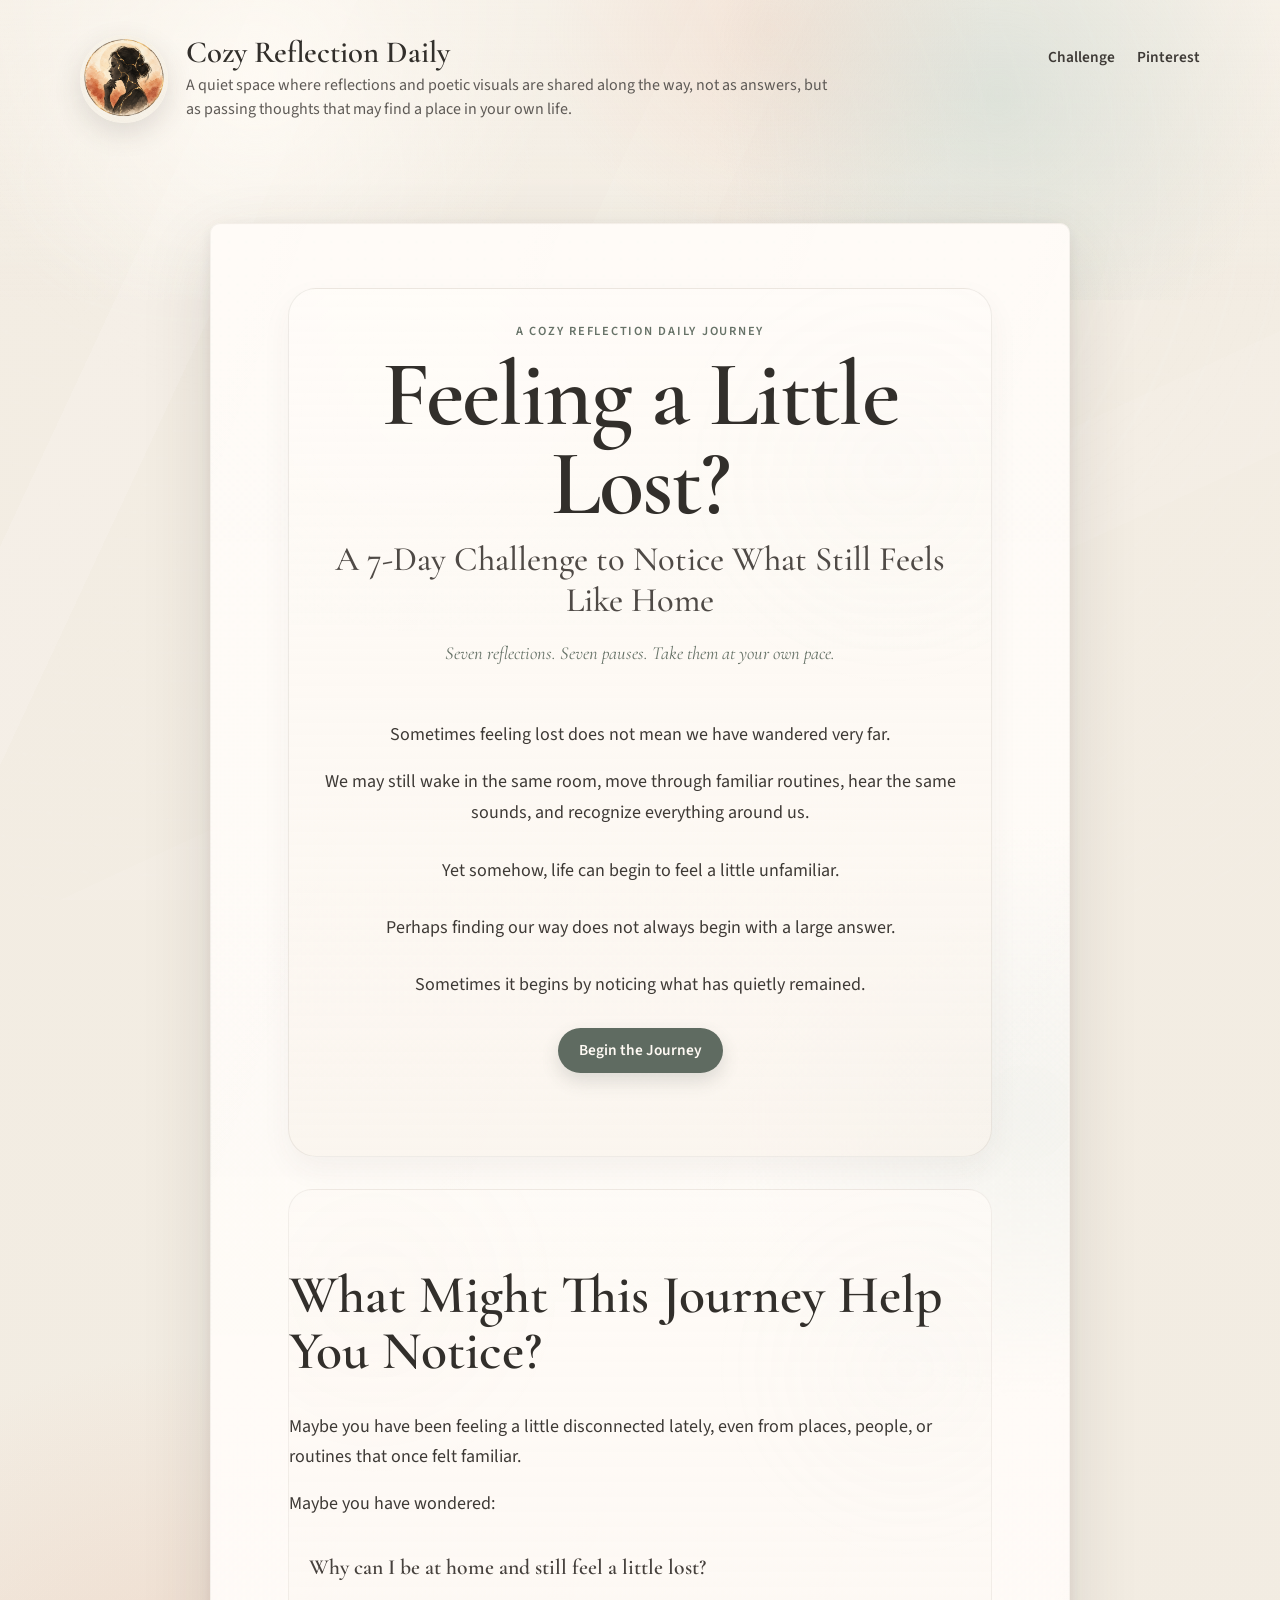
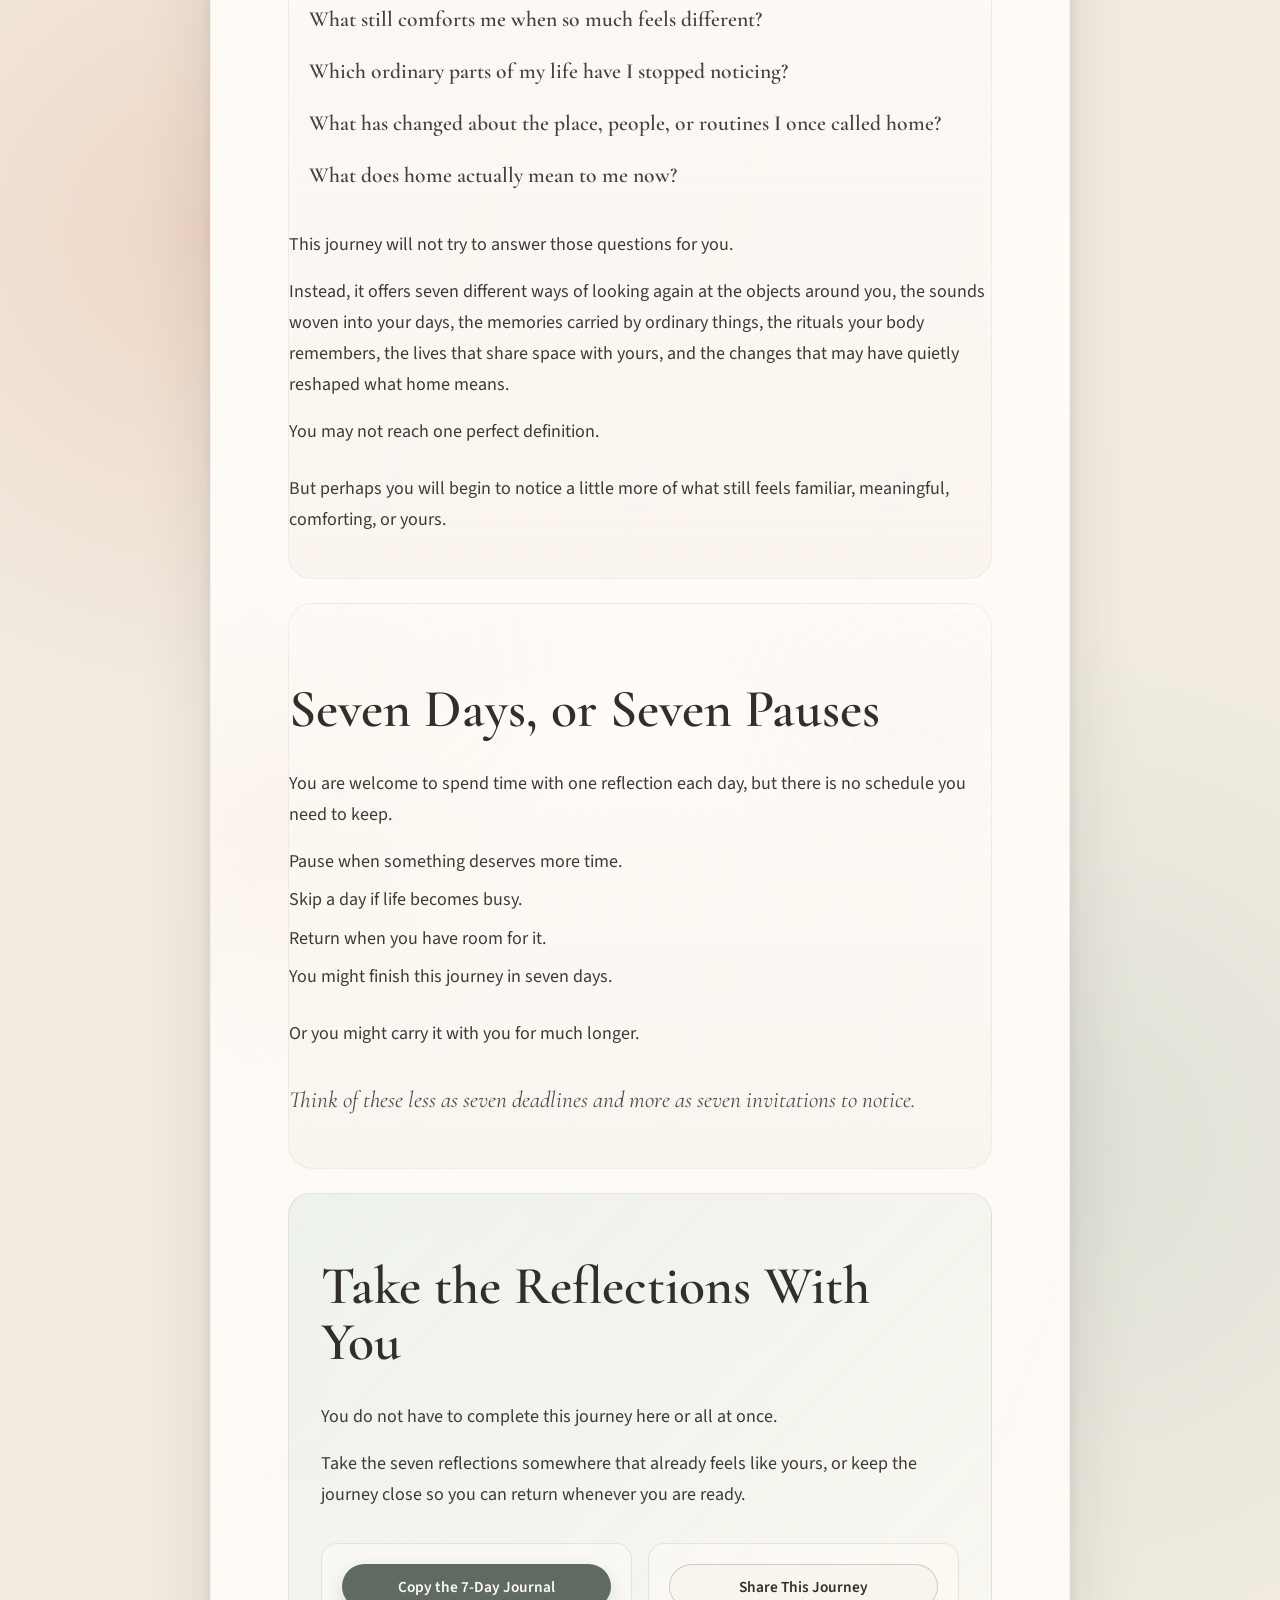
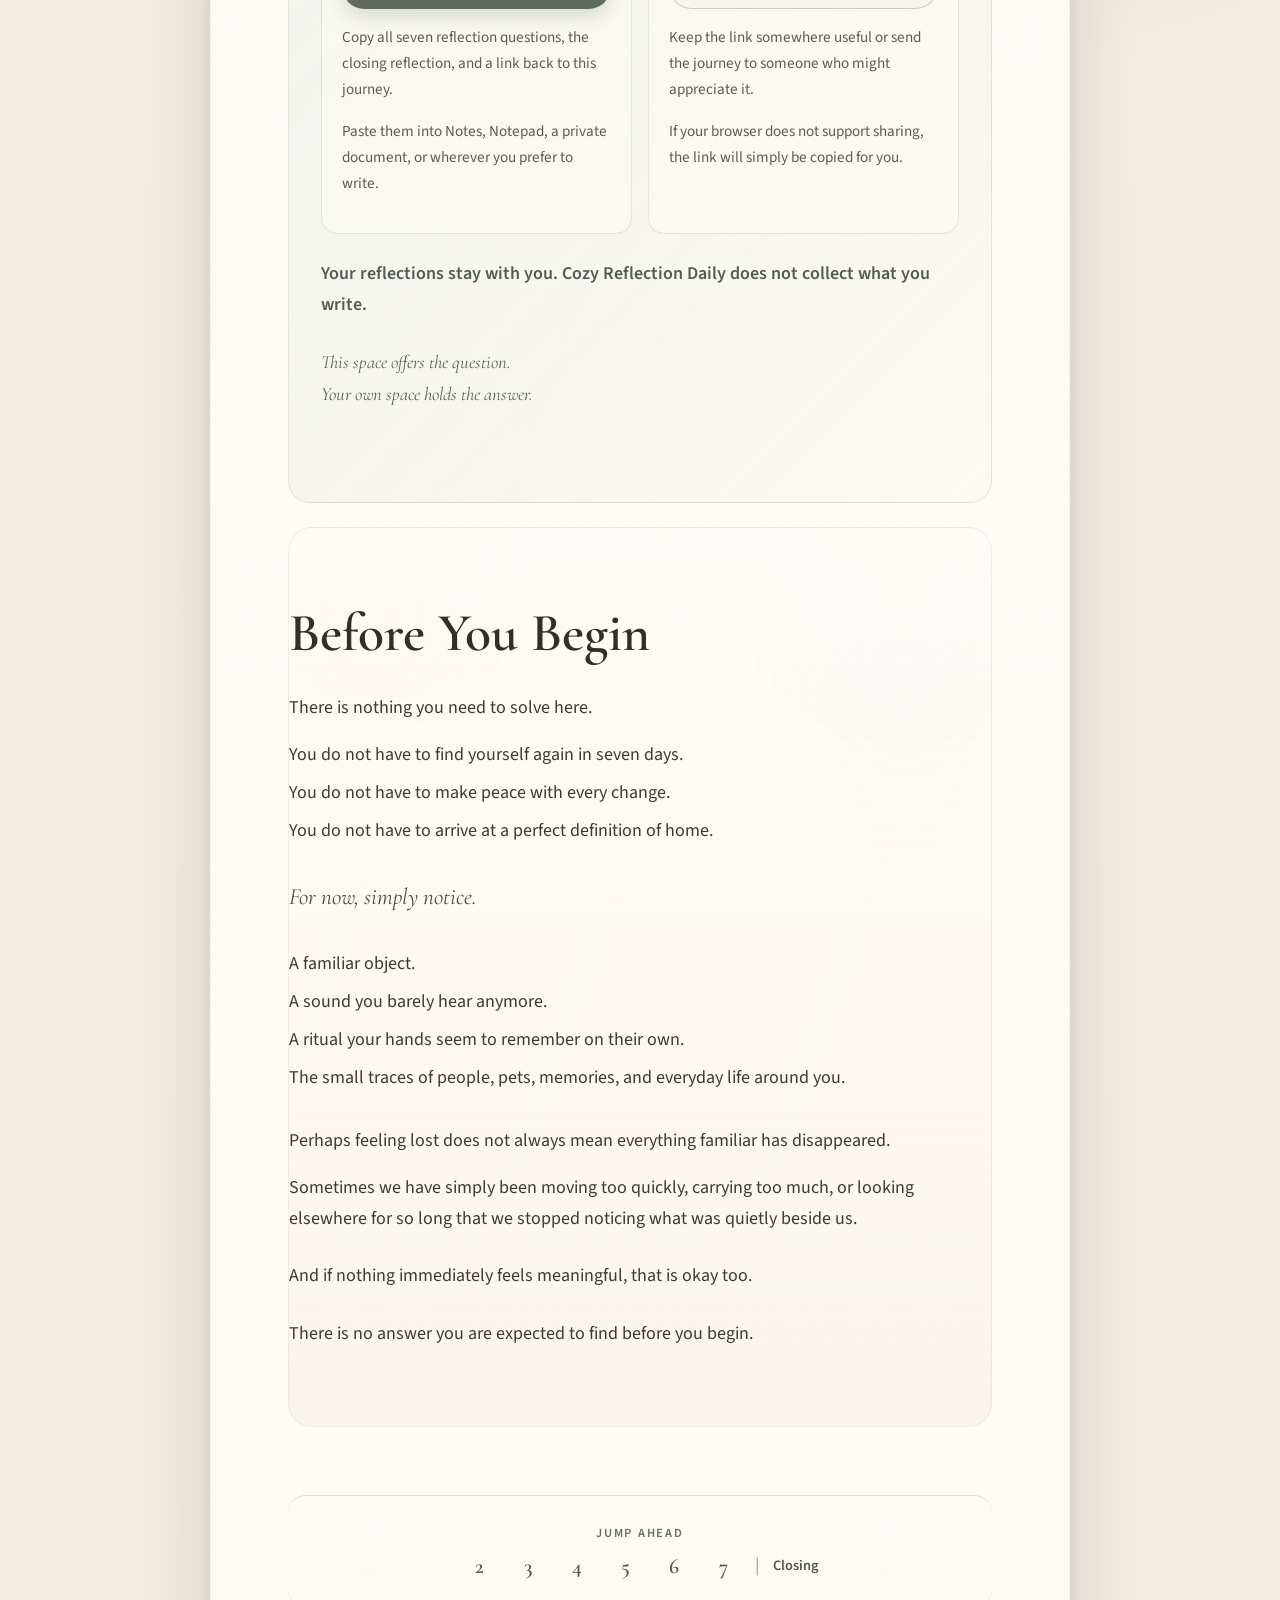
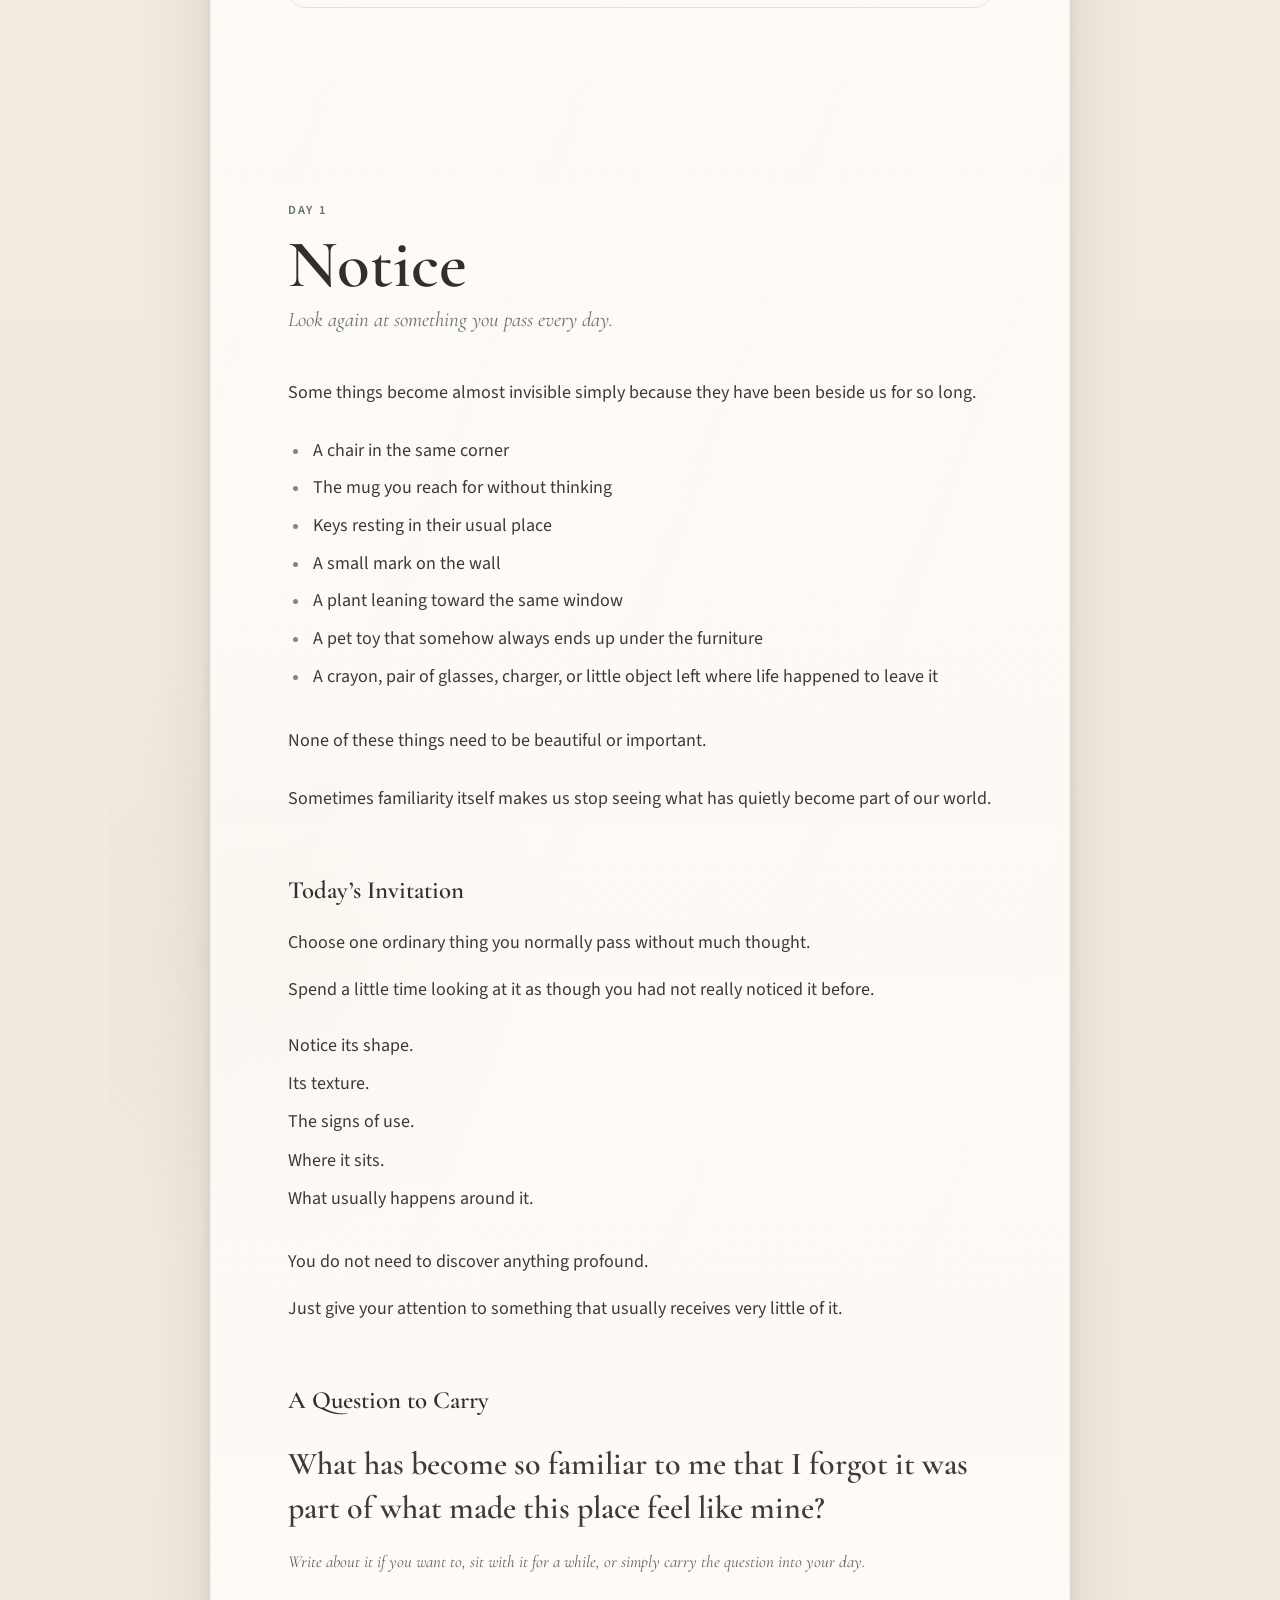
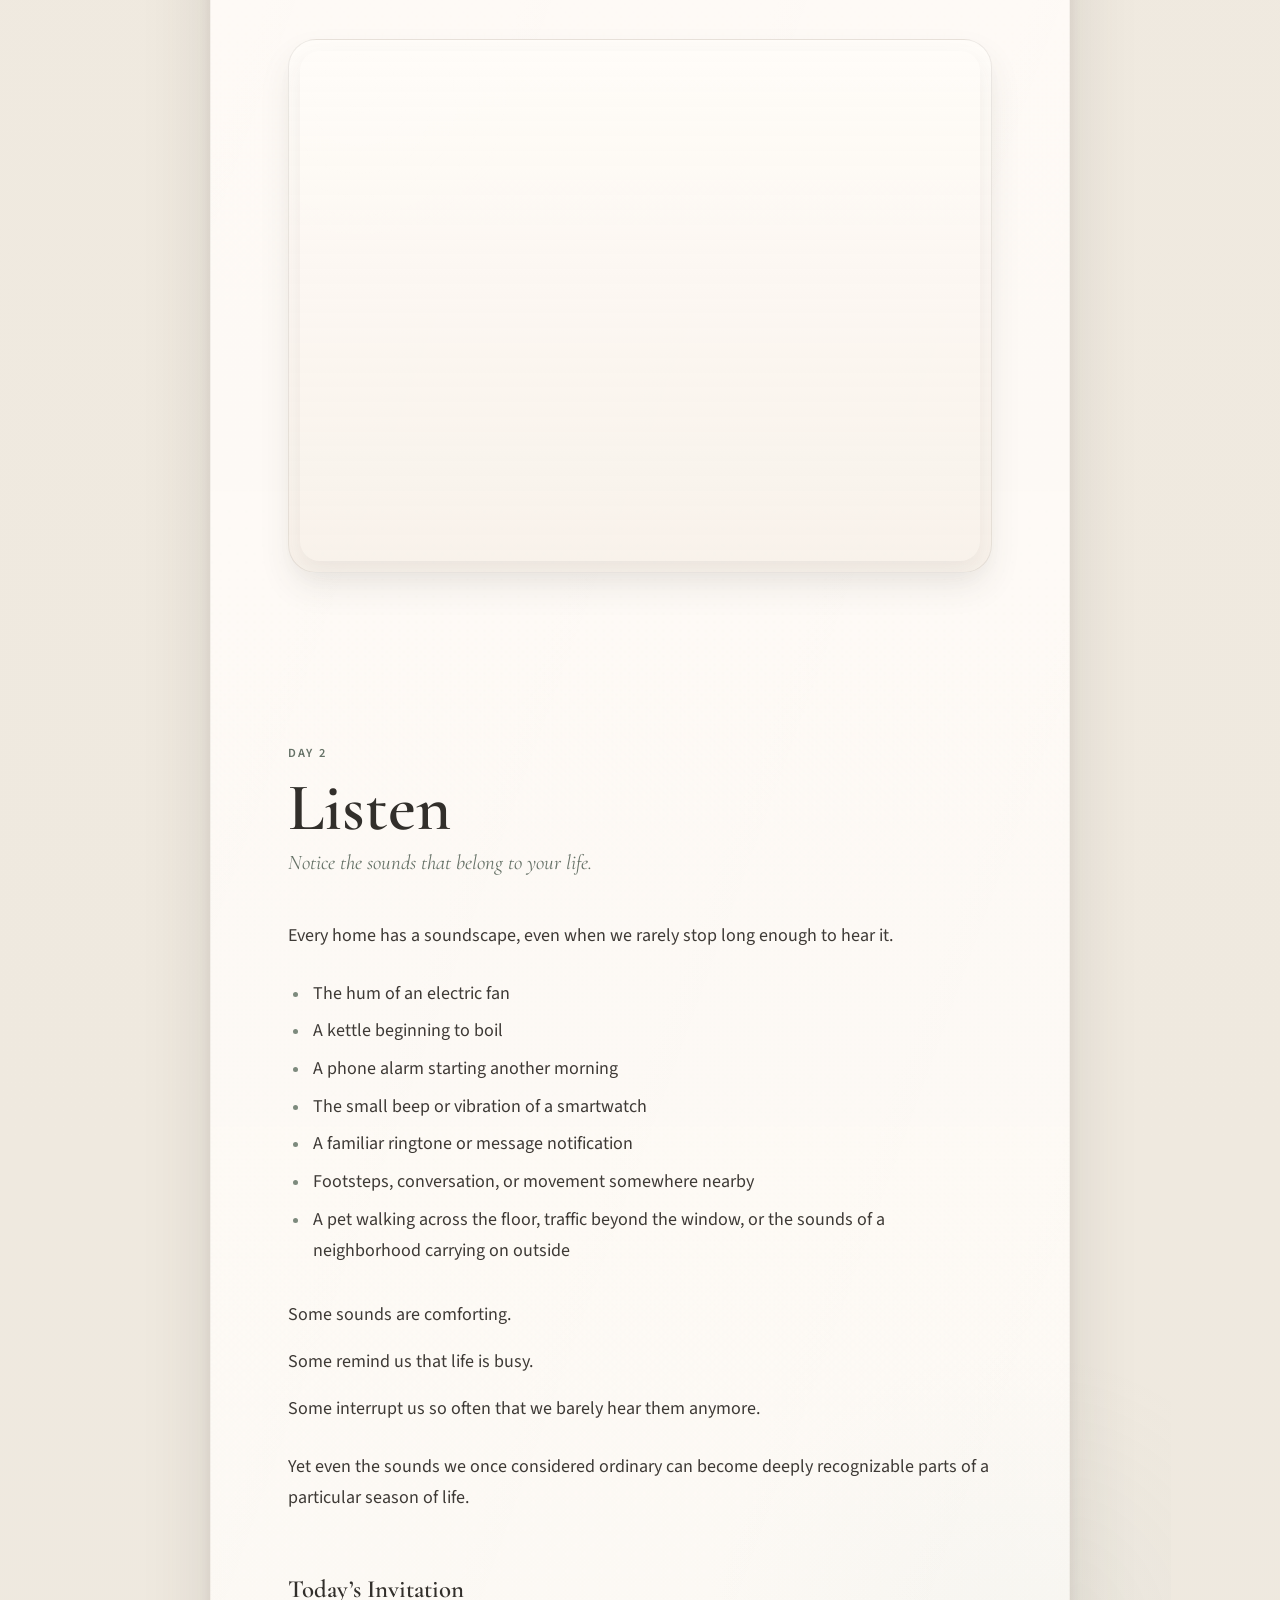
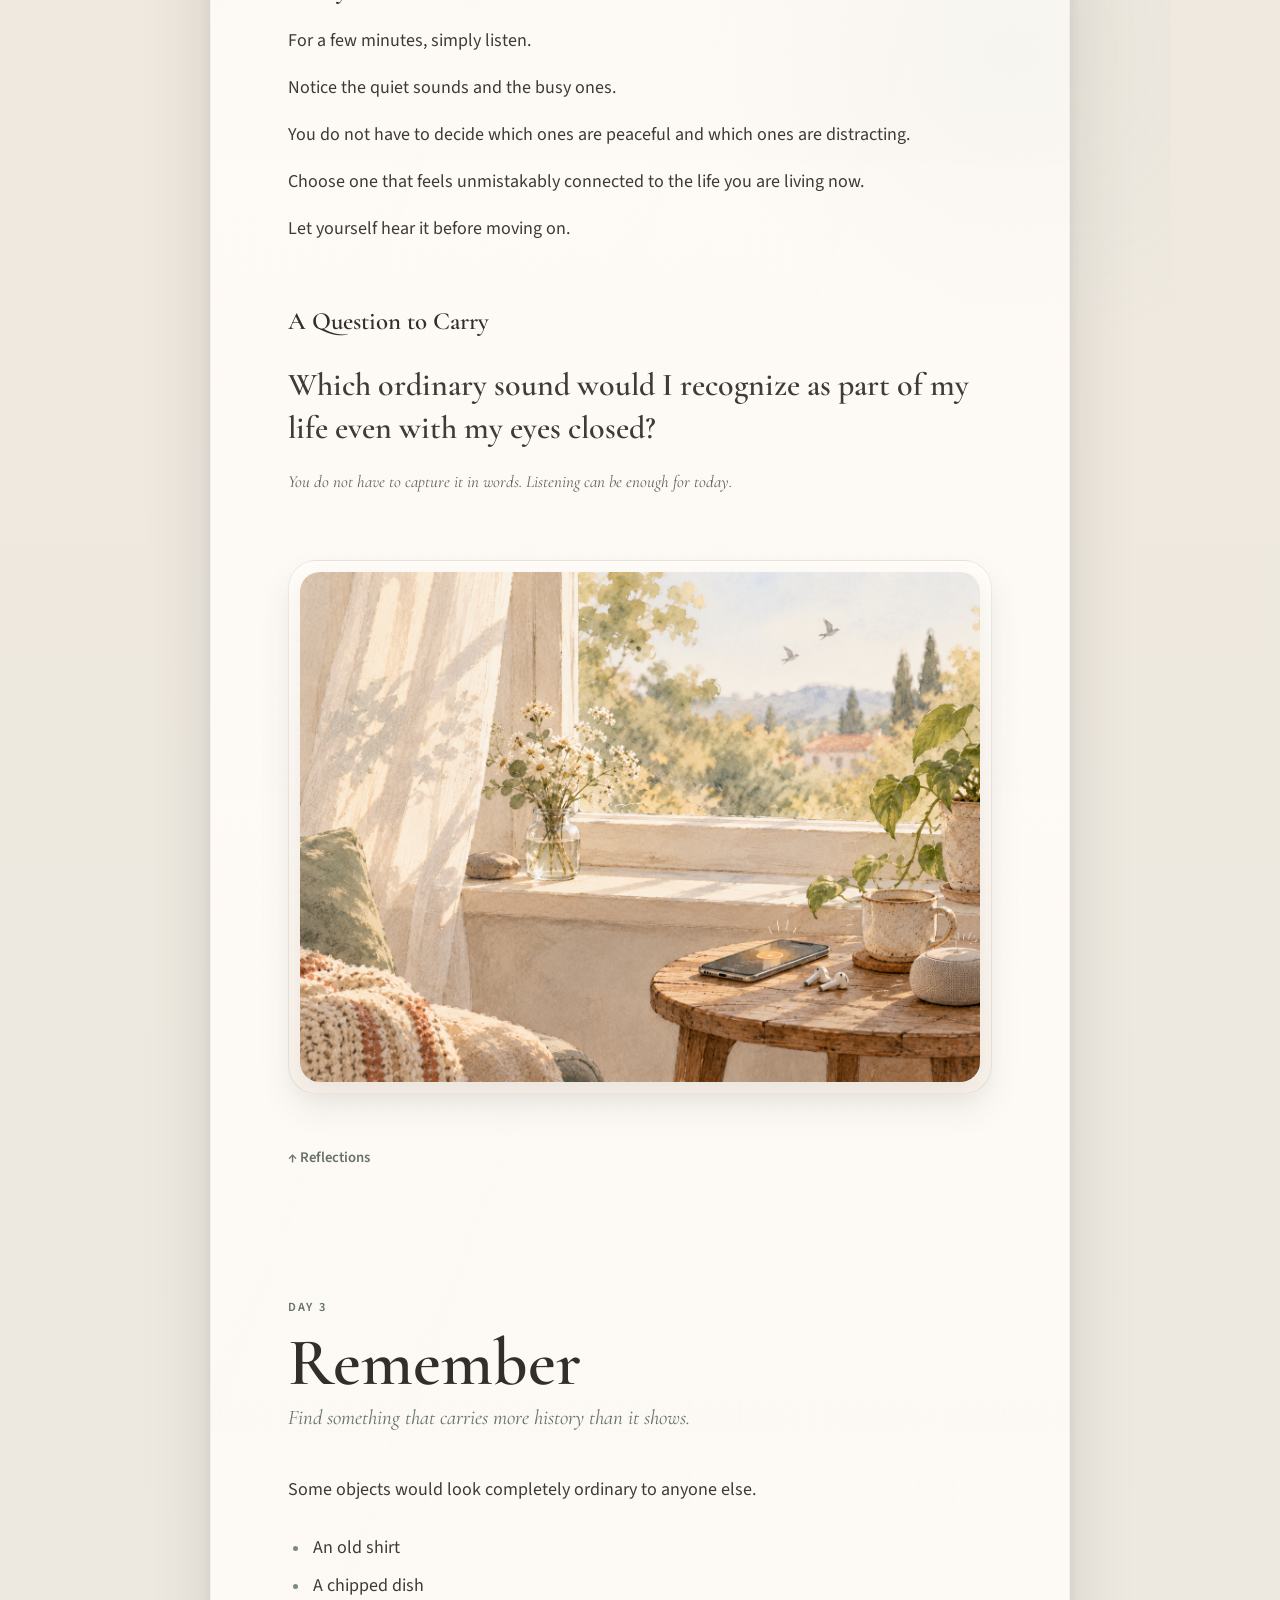
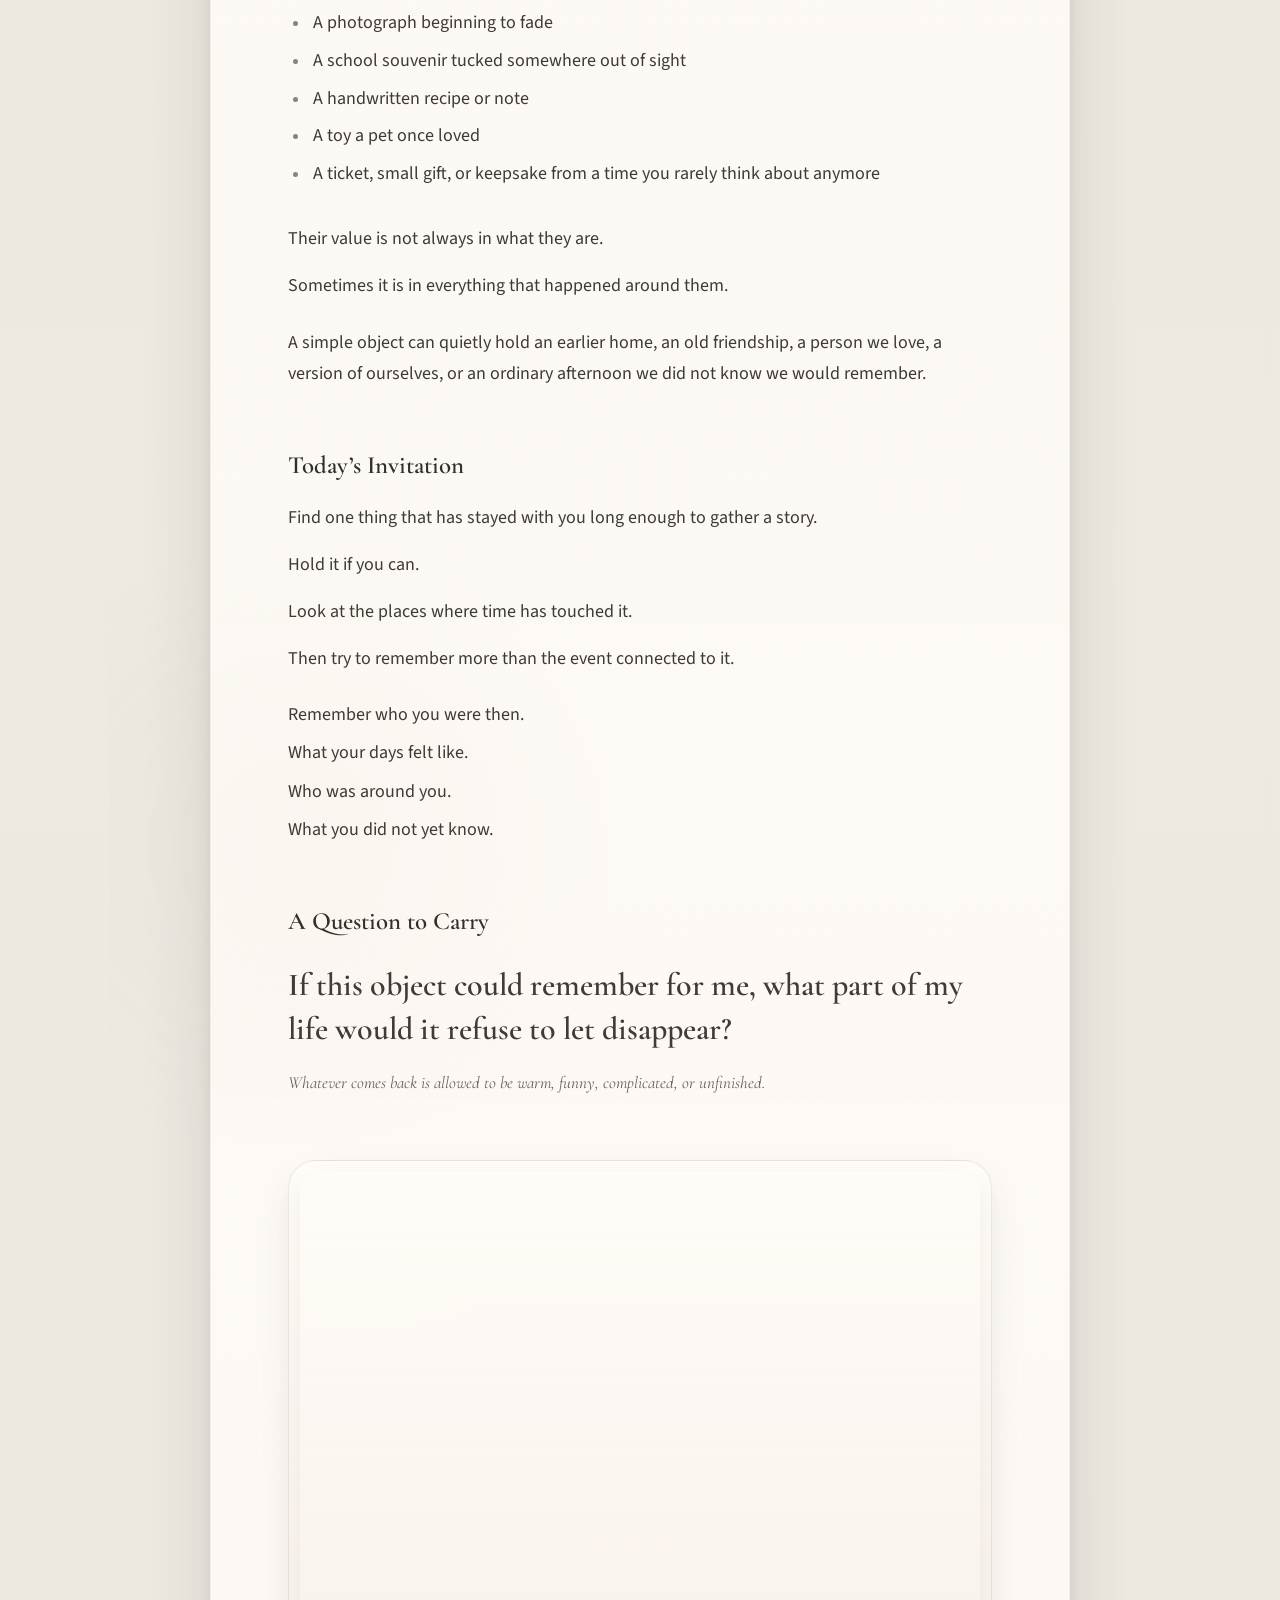
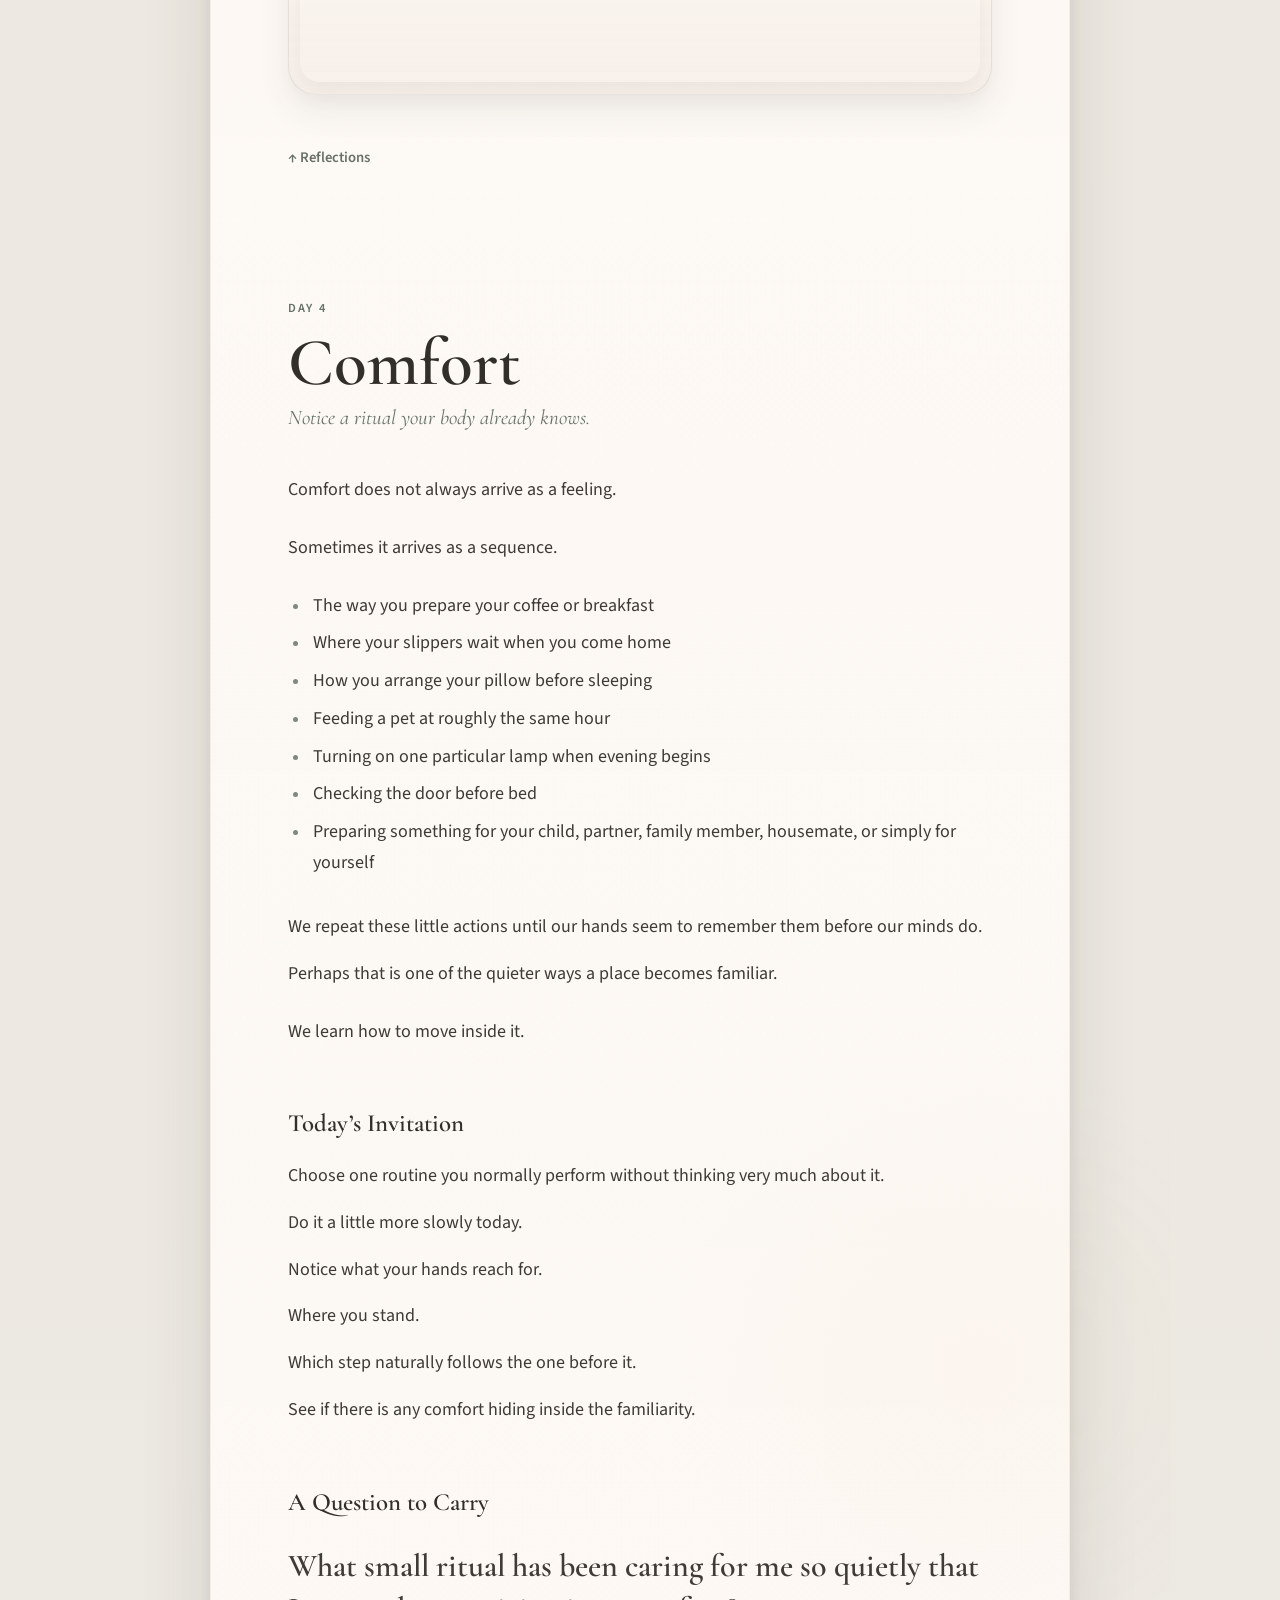
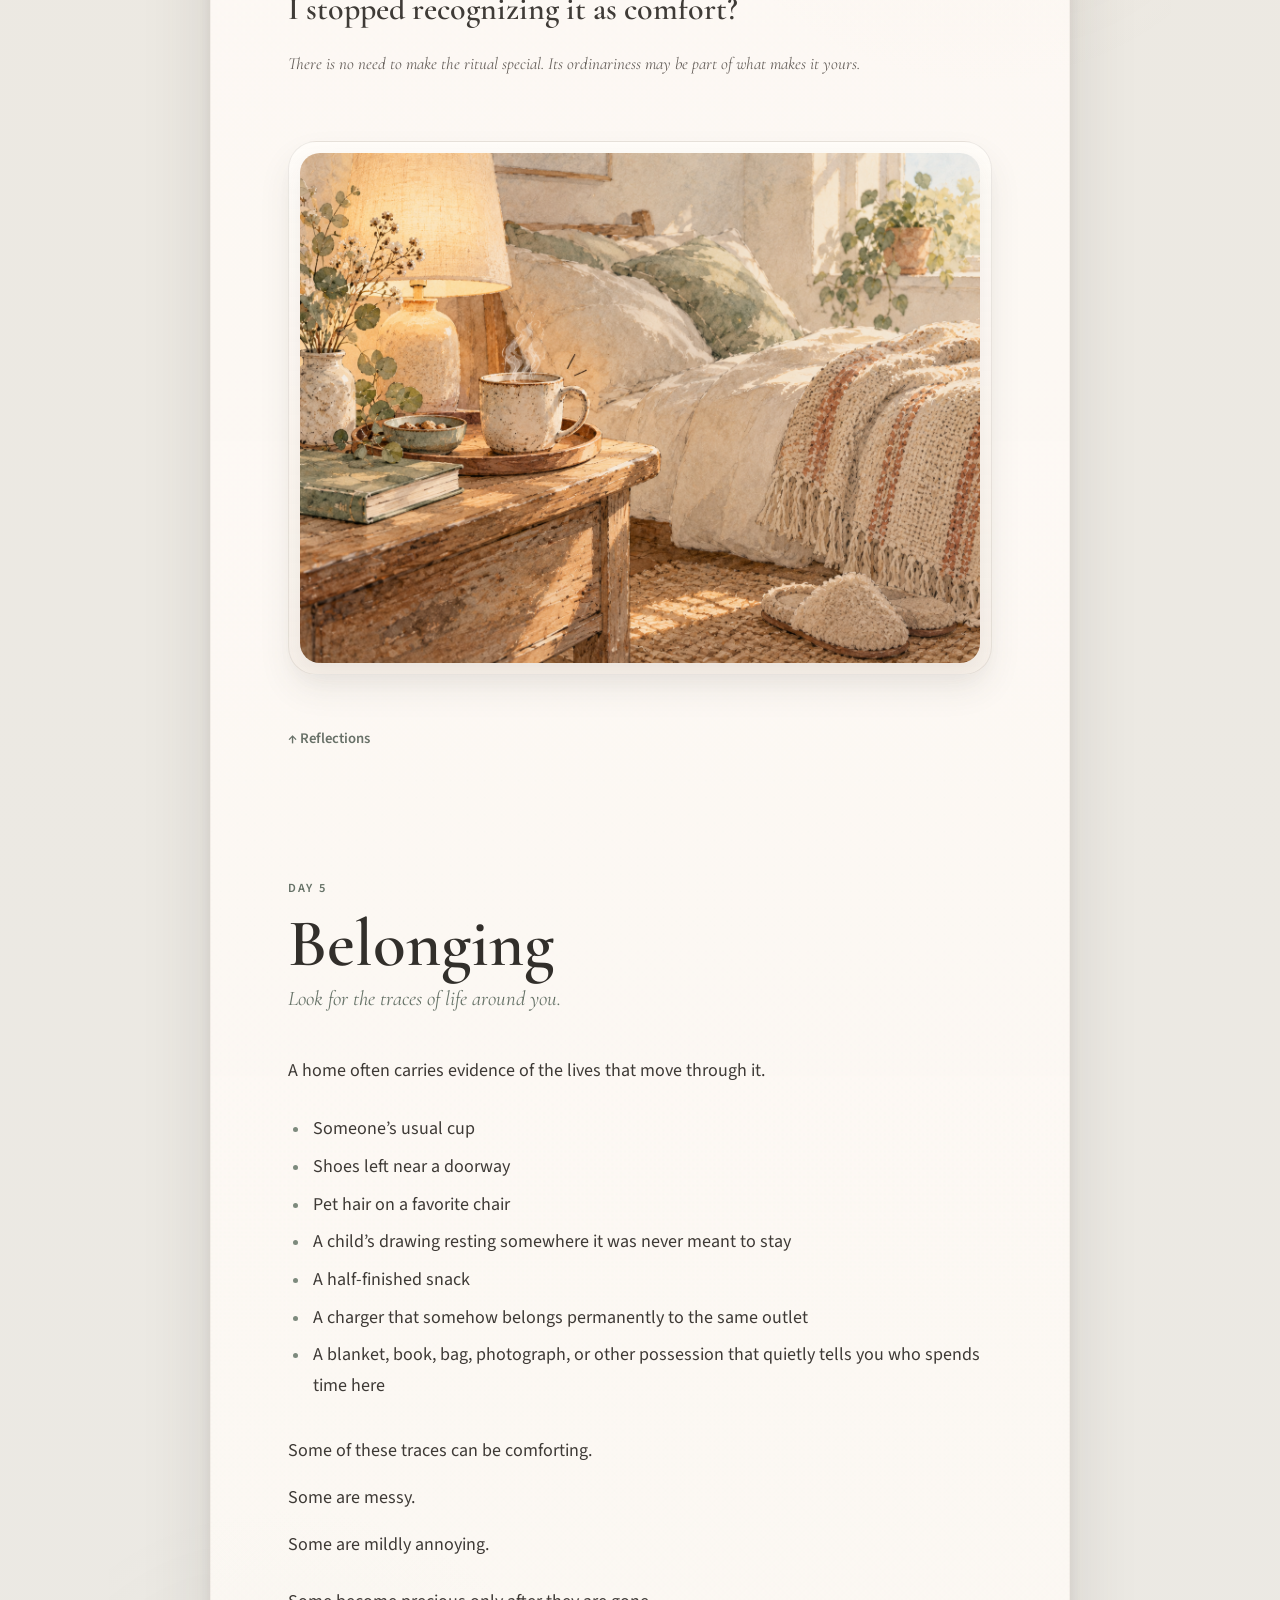
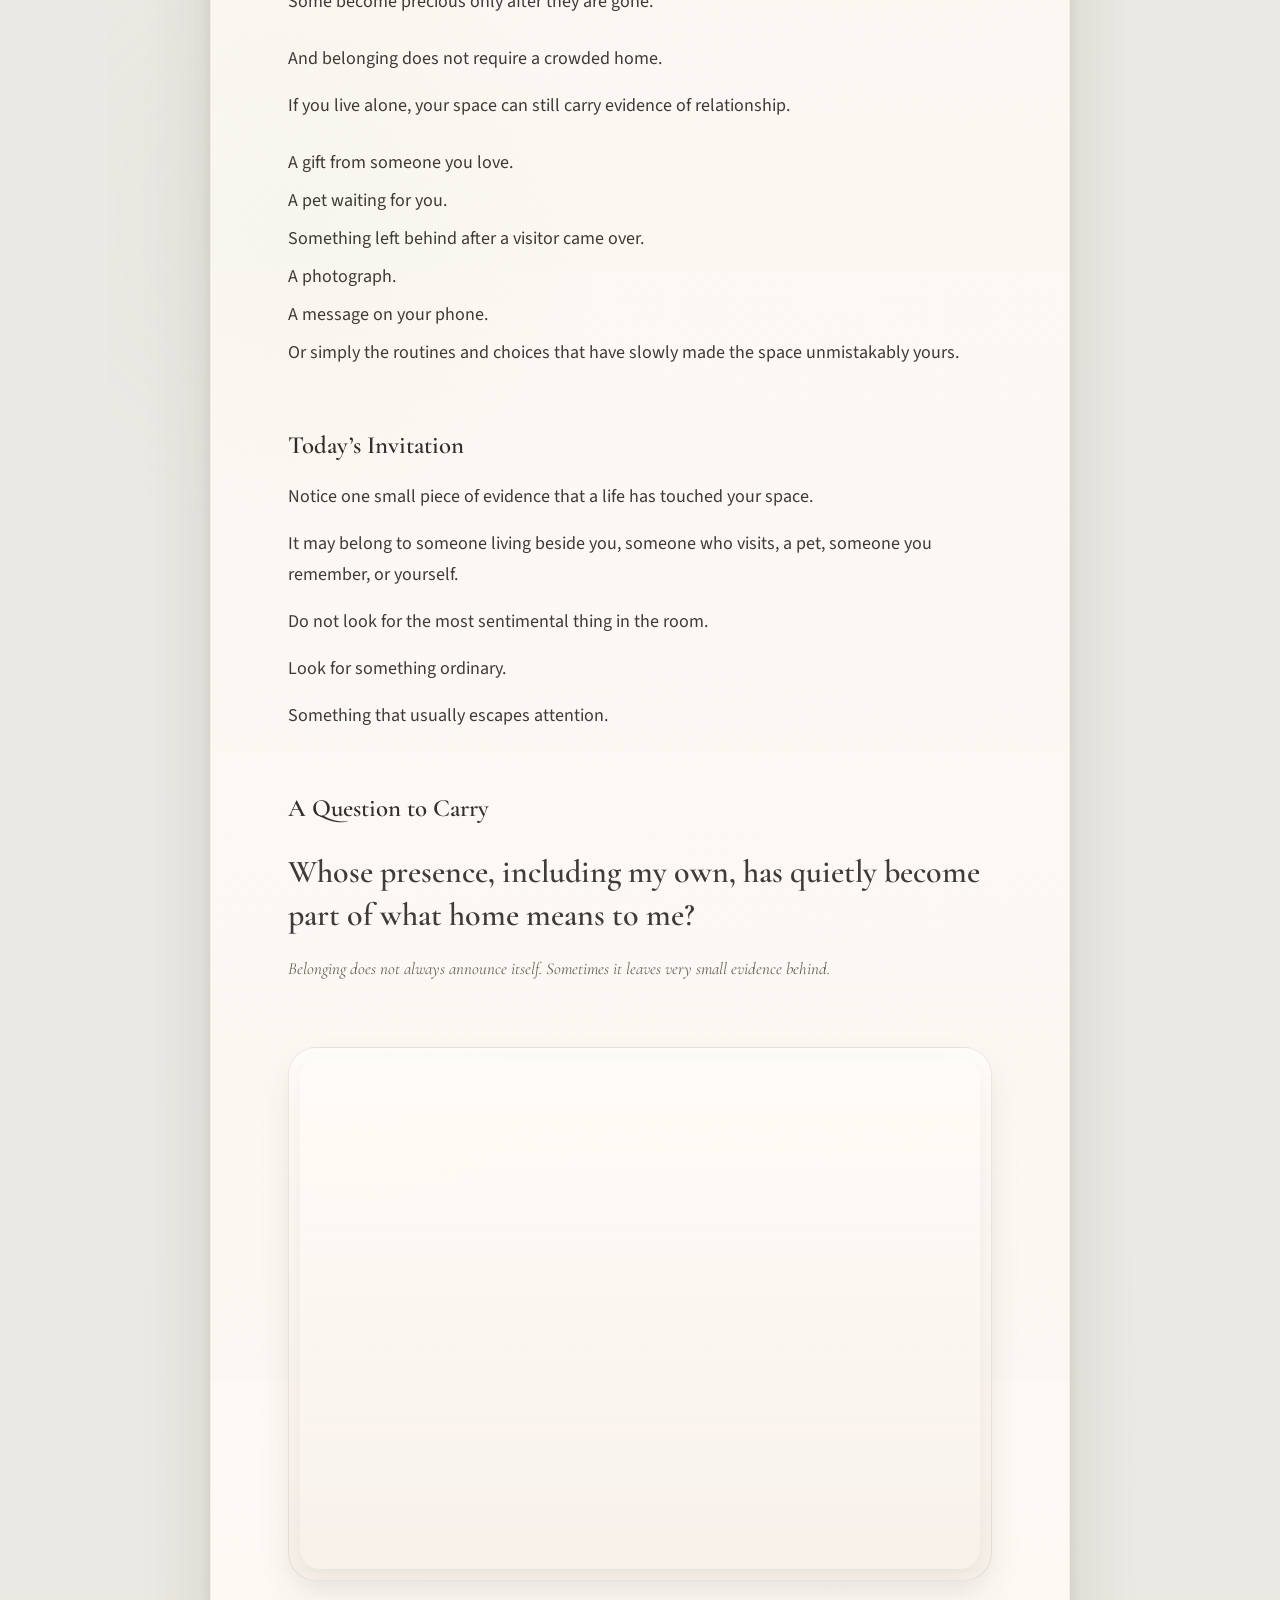
<file: index.html>
<!DOCTYPE html>

<html lang="en">
<head>
<meta charset="utf-8"/>
<meta content="width=device-width, initial-scale=1" name="viewport"/>
<meta content="Feeling a Little Lost? A 7-Day Challenge to Notice What Still Feels Like Home by Cozy Reflection Daily." name="description"/>
<meta content="#ede6dc" name="theme-color"/>
<title>Feeling a Little Lost? | Cozy Reflection Daily</title>
<link href="assets/crd-logo.png" rel="icon"/>
<link href="https://fonts.googleapis.com" rel="preconnect"/>
<link crossorigin="" href="https://fonts.gstatic.com" rel="preconnect"/>
<link href="https://fonts.googleapis.com/css2?family=Cormorant+Garamond:ital,wght@0,500;0,600;1,500;1,600&amp;family=Source+Sans+3:wght@400;500;600&amp;display=swap" rel="stylesheet"/>
<style>:root {
  --paper: rgba(251, 247, 241, 0.968);
  --paper-solid: #fbf7f1;
  --ink: #3e3a36;
  --ink-deep: #322f2b;
  --muted: #706a64;
  --sage: #667267;
  --sage-soft: #dfe5dc;
  --clay: #b77f68;
  --rose: #d7b1a4;
  --bluegray: #bac7c7;
  --gold: #c8a469;
  --line: rgba(71, 65, 59, 0.15);
  --shadow: rgba(64, 55, 48, 0.16);
  --serif: "Cormorant Garamond", Georgia, serif;
  --sans: "Source Sans 3", "Segoe UI", Arial, sans-serif;
}

* { box-sizing: border-box; }
html { scroll-behavior: smooth; }
body {
  margin: 0;
  color: var(--ink);
  font-family: var(--sans);
  font-size: 18px;
  line-height: 1.72;
  background:
    radial-gradient(circle at 16% 8%, rgba(233, 189, 166, .46), transparent 30rem),
    radial-gradient(circle at 83% 12%, rgba(193, 207, 196, .38), transparent 32rem),
    radial-gradient(circle at 78% 72%, rgba(232, 211, 173, .22), transparent 30rem),
    radial-gradient(circle at 22% 88%, rgba(202, 214, 208, .18), transparent 26rem),
    linear-gradient(180deg, #f3ede3 0%, #efe9df 33%, #ebe9e4 67%, #eee5da 100%);
  min-height: 100vh;
  overflow-x: hidden;
}

body::before,
body::after {
  content: "";
  position: fixed;
  inset: 0;
  pointer-events: none;
  z-index: -3;
}

body::before {
  background:
    radial-gradient(circle at 18% 16%, rgba(255,255,255,.26), transparent 16rem),
    radial-gradient(circle at 76% 26%, rgba(255,255,255,.18), transparent 20rem),
    repeating-radial-gradient(ellipse at 15% 20%, rgba(255,255,255,.14) 0 2px, transparent 3px 42px),
    repeating-radial-gradient(ellipse at 82% 70%, rgba(255,255,255,.10) 0 1px, transparent 2px 55px);
  opacity: .52;
  filter: blur(1px);
}

body::after {
  background:
    linear-gradient(115deg, transparent 0 15%, rgba(255,255,255,.20) 15% 21%, transparent 21% 41%, rgba(230,197,174,.18) 41% 48%, transparent 48% 100%),
    linear-gradient(155deg, transparent 0 62%, rgba(186,204,199,.12) 62% 70%, transparent 70% 100%);
  mix-blend-mode: screen;
  opacity: .62;
}

a { color: inherit; }
a:focus-visible, button:focus-visible {
  outline: 3px solid #725f4c;
  outline-offset: 4px;
}

.skip-link {
  position: absolute;
  left: 1rem;
  top: -5rem;
  z-index: 999;
  background: #fffaf4;
  color: var(--ink-deep);
  padding: .75rem 1rem;
  border-radius: .5rem;
  font-weight: 600;
}
.skip-link:focus { top: 1rem; }

.site-header {
  position: relative;
  padding: 2.2rem 1.4rem 6.3rem;
  min-height: 300px;
}

.site-header::before {
  content: "";
  position: absolute;
  inset: 0;
  z-index: -1;
  background:
    radial-gradient(circle at 20% 26%, rgba(255,251,245,.82), transparent 18rem),
    radial-gradient(circle at 78% 32%, rgba(190,207,199,.42), transparent 18rem),
    radial-gradient(circle at 60% 10%, rgba(234,190,169,.28), transparent 14rem),
    linear-gradient(180deg, rgba(255,251,246,.28), rgba(237,230,221,.08));
}

.header-inner {
  width: min(1120px, 100%);
  margin: 0 auto;
  display: flex;
  align-items: flex-start;
  justify-content: space-between;
  gap: 2rem;
}

.brand {
  display: flex;
  align-items: center;
  gap: 1.15rem;
  max-width: 760px;
  text-decoration: none;
}
.brand-logo {
  width: 88px;
  height: 88px;
  border-radius: 50%;
  object-fit: cover;
  box-shadow: 0 10px 28px rgba(66,57,49,.14);
  flex: 0 0 auto;
}
.brand-copy { display: grid; gap: .25rem; }
.brand-name {
  font-family: var(--serif);
  font-size: clamp(1.55rem, 2.4vw, 2.2rem);
  font-weight: 600;
  color: var(--ink-deep);
  line-height: 1.05;
}
.brand-line {
  max-width: 680px;
  color: #5e5a56;
  font-size: 1rem;
  line-height: 1.5;
}

.site-nav {
  display: flex;
  align-items: center;
  gap: 1.35rem;
  padding-top: .55rem;
  font-size: .96rem;
  font-weight: 600;
  white-space: nowrap;
}
.site-nav a {
  text-decoration: none;
  border-bottom: 1px solid transparent;
}
.site-nav a:hover { border-bottom-color: currentColor; }

main { position: relative; }
.paper {
  position: relative;
  z-index: 1;
  width: min(860px, calc(100% - 2.2rem));
  margin: -4.8rem auto 6rem;
  padding: clamp(2rem, 5vw, 4.5rem) clamp(1.35rem, 6vw, 5rem) clamp(4rem, 8vw, 7rem);
  background:
    linear-gradient(rgba(255,255,255,.14), rgba(255,255,255,.10)),
    radial-gradient(circle at 95% 4%, rgba(196,210,202,.20), transparent 18rem),
    radial-gradient(circle at 8% 10%, rgba(228,194,173,.16), transparent 16rem),
    linear-gradient(180deg, rgba(255,251,247,.66), rgba(250,245,238,.52)),
    var(--paper);
  border: 1px solid rgba(126, 113, 98, .08);
  border-radius: 10px;
  box-shadow: 0 26px 70px rgba(66,57,49,.14), 0 4px 16px rgba(66,57,49,.08);
}
.paper::before {
  content: "";
  position: absolute;
  inset: 0;
  border-radius: inherit;
  pointer-events: none;
  opacity: .26;
  background-image:
    radial-gradient(circle, rgba(72,63,56,.08) .5px, transparent .7px),
    linear-gradient(110deg, rgba(255,255,255,.22), transparent 40%);
  background-size: 6px 6px, 100% 100%;
  mix-blend-mode: multiply;
}
.paper > * { position: relative; z-index: 1; }

.cover {
  position: relative;
  text-align: center;
  padding: 2rem clamp(1rem, 3vw, 1.6rem) 5.2rem;
  margin-bottom: 1.8rem;
  border-radius: 28px;
  background:
    linear-gradient(180deg, rgba(255,252,248,.86), rgba(249,242,234,.58)),
    radial-gradient(circle at 18% 14%, rgba(255,255,255,.42), transparent 14rem),
    radial-gradient(circle at 86% 20%, rgba(213,226,219,.24), transparent 14rem);
  border: 1px solid rgba(99, 88, 77, .10);
  box-shadow: 0 12px 30px rgba(78, 68, 59, .05);
}
.eyebrow,
.day-label,
.nav-label {
  margin: 0 0 .55rem;
  color: var(--sage);
  font-size: .78rem;
  font-weight: 600;
  letter-spacing: .14em;
  text-transform: uppercase;
}
.cover h1 {
  margin: .1rem 0 .7rem;
  font-family: var(--serif);
  color: var(--ink-deep);
  font-size: clamp(3rem, 8vw, 5.8rem);
  font-weight: 600;
  line-height: .95;
  letter-spacing: -.02em;
}
.challenge-subtitle {
  max-width: 650px;
  margin: 0 auto 1rem;
  font-family: var(--serif);
  font-size: clamp(1.45rem, 3vw, 2.15rem);
  font-weight: 500;
  color: #4f4a46;
  line-height: 1.2;
}
.cover-whisper,
.day-subtitle,
.permission,
.final-whisper,
.closing-whisper {
  font-family: var(--serif);
  font-style: italic;
}
.cover-whisper {
  margin: 0 auto 3.2rem;
  color: var(--sage);
  font-size: 1.15rem;
}
.cover-opening { margin-top: 0; }

.intro-panel {
  padding: 3rem clamp(1rem, 3.2vw, 1.8rem) 2rem;
  margin-top: 2rem;
  border-radius: 24px;
  background:
    linear-gradient(180deg, rgba(255,251,247,.78), rgba(247,240,233,.52)),
    radial-gradient(circle at 88% 18%, rgba(214,227,219,.18), transparent 12rem),
    radial-gradient(circle at 12% 10%, rgba(235,198,176,.12), transparent 12rem);
  border: 1px solid rgba(98, 87, 76, .08);
}
.cover p:not(.challenge-subtitle):not(.cover-whisper):not(.eyebrow) {
  max-width: 640px;
  margin-left: auto;
  margin-right: auto;
}

.button {
  appearance: none;
  border: 1px solid transparent;
  border-radius: 999px;
  padding: .78rem 1.25rem;
  font: 600 .96rem/1.2 var(--sans);
  cursor: pointer;
  text-decoration: none;
  display: inline-flex;
  justify-content: center;
  align-items: center;
  transition: transform .18s ease, box-shadow .18s ease, background .18s ease;
}
.button:hover { transform: translateY(-1px); }
.button-primary {
  background: #5f6b61;
  color: #fffaf4;
  box-shadow: 0 8px 18px rgba(65,76,67,.16);
}
.button-secondary {
  background: rgba(248,243,235,.7);
  color: var(--ink-deep);
  border-color: rgba(76,71,66,.24);
}

.intro-section,
.day,
.closing {
  scroll-margin-top: 1.5rem;
}
.intro-section {
  padding: 4.8rem 0 1rem;
}
.intro-section + .intro-section {
  margin-top: 1.5rem;
}

h2, h3 {
  color: var(--ink-deep);
  font-family: var(--serif);
}
h2 {
  margin: 0 0 2rem;
  font-size: clamp(2.2rem, 5vw, 3.35rem);
  line-height: 1.05;
  font-weight: 600;
}
h3 {
  margin: 3.4rem 0 1rem;
  font-size: 1.55rem;
  font-weight: 600;
}

p { margin: 0 0 1rem; }
.pause-line { margin-top: 1.65rem; margin-bottom: 1.65rem; }
.short-pause { margin-bottom: .45rem; }
.pull-line {
  margin: 2.2rem auto;
  font-family: var(--serif);
  font-size: 1.45rem;
  font-style: italic;
  color: #4b504a;
  line-height: 1.35;
}
.reflective-questions {
  margin: 2rem 0 2.5rem;
  padding-left: clamp(.3rem, 2vw, 1.25rem);
}
.reflective-questions p {
  font-family: var(--serif);
  font-size: 1.35rem;
  font-weight: 600;
  line-height: 1.4;
  margin-bottom: 1.35rem;
  color: #46413d;
}
.simple-lines { margin: 1.6rem 0 2rem; }
.simple-lines p { margin-bottom: .45rem; }

.take-with-you {
  margin-top: 3rem;
  padding: 4rem clamp(1rem, 4vw, 2rem) 3.2rem;
  background:
    linear-gradient(135deg, rgba(229, 237, 230, .64), rgba(252, 247, 241, .72)),
    radial-gradient(circle at 18% 15%, rgba(255,255,255,.28), transparent 12rem);
  border: 1px solid rgba(91,102,93,.13);
  border-radius: 22px;
}
.action-grid {
  display: grid;
  grid-template-columns: repeat(2, minmax(0, 1fr));
  gap: 1rem;
  margin: 2rem 0 1.6rem;
}
.action-card {
  padding: 1.25rem;
  border-radius: 16px;
  background: rgba(255,252,247,.56);
  border: 1px solid rgba(85,79,74,.12);
}
.action-card .button { width: 100%; margin-bottom: .9rem; }
.action-card p { font-size: .95rem; color: #5f5a55; }
.privacy-note {
  font-weight: 600;
  color: #535c54;
  margin-top: 1.6rem;
}
.closing-whisper {
  margin-top: 1.6rem;
  font-size: 1.16rem;
  color: #5d635d;
}
.sr-status { min-height: 1.5rem; margin: .5rem 0 0; color: var(--sage); font-weight: 600; }
.before-begin { padding-bottom: 3.8rem; }

.reflection-nav {
  margin: 4.2rem auto 6.2rem;
  padding: 1.35rem 1rem;
  text-align: center;
  border-top: 1px solid var(--line);
  border-bottom: 1px solid var(--line);
  background: linear-gradient(180deg, rgba(255,251,247,.48), rgba(250,243,236,.18));
  border-radius: 18px;
}
.reflection-links {
  display: flex;
  justify-content: center;
  align-items: center;
  flex-wrap: wrap;
  gap: .9rem;
}
.reflection-links a {
  min-width: 2.15rem;
  text-decoration: none;
  font-family: var(--serif);
  font-size: 1.35rem;
  font-weight: 600;
  color: #4f584f;
}
.reflection-links a:hover { text-decoration: underline; text-underline-offset: .2em; }
.reflection-links .closing-link { font-family: var(--sans); font-size: .9rem; min-width: auto; }
.nav-divider { color: #9b958f; }

.day {
  position: relative;
  padding: 5.8rem 0 2rem;
}
.day::before {
  content: "";
  position: absolute;
  z-index: -2;
  top: 2rem;
  bottom: -2rem;
  left: -14vw;
  right: -14vw;
  pointer-events: none;
  opacity: .35;
}
.day-1::before { background: radial-gradient(circle at 14% 38%, rgba(216,183,163,.20), transparent 19rem); }
.day-2::before { background: radial-gradient(circle at 85% 45%, rgba(168,191,186,.20), transparent 19rem); }
.day-3::before { background: radial-gradient(circle at 18% 55%, rgba(207,177,161,.16), transparent 20rem); }
.day-4::before { background: radial-gradient(circle at 82% 52%, rgba(221,190,145,.16), transparent 20rem); }
.day-5::before { background: radial-gradient(circle at 17% 40%, rgba(177,194,173,.16), transparent 20rem); }
.day-6::before { background: radial-gradient(circle at 84% 43%, rgba(157,175,180,.20), transparent 21rem); }
.day-7::before { background: radial-gradient(circle at 30% 50%, rgba(220,184,144,.18), transparent 22rem); }

.day h2 {
  margin: 0 0 .35rem;
  font-size: clamp(2.8rem, 6vw, 4.2rem);
}
.day-subtitle {
  margin: 0 0 2.7rem;
  color: var(--sage);
  font-size: 1.3rem;
  line-height: 1.35;
}
.examples {
  margin: 1.7rem 0 2.1rem;
  padding-left: 1.35rem;
}
.examples li { margin: .42rem 0; padding-left: .25rem; }
.examples li::marker { color: #7d8a7d; font-size: .75em; }
.carry-question {
  margin: 1.3rem 0 1rem;
  font-family: var(--serif);
  font-size: clamp(1.5rem, 3.4vw, 2rem);
  font-weight: 600;
  line-height: 1.35;
  color: #3f3b37;
}
.carry-question.compact { margin-top: .55rem; margin-bottom: .55rem; }
.permission {
  color: #67615c;
  font-size: 1.06rem;
  line-height: 1.55;
  margin-top: 1.25rem;
}

.visual-pause {
  margin: 4rem 0 2.8rem;
}
.illustration-card {
  padding: .7rem;
  border-radius: 28px;
  background:
    linear-gradient(180deg, rgba(255,252,248,.94), rgba(247,240,232,.80)),
    radial-gradient(circle at 10% 8%, rgba(255,255,255,.34), transparent 10rem);
  border: 1px solid rgba(95, 84, 73, .11);
  box-shadow: 0 16px 32px rgba(70,60,52,.08);
}
.visual-pause img {
  display: block;
  width: 100%;
  height: auto;
  border-radius: 20px;
  box-shadow: 0 10px 24px rgba(70,60,52,.07);
}
.back-link {
  display: inline-block;
  margin-top: .35rem;
  color: #687168;
  font-size: .92rem;
  font-weight: 600;
  text-decoration: none;
}
.back-link:hover { text-decoration: underline; }

.closing {
  margin-top: 7rem;
  padding: 7rem clamp(0rem, 3vw, 1.25rem) 1rem;
  position: relative;
}
.closing::before {
  content: "";
  position: absolute;
  z-index: -2;
  left: -13vw;
  right: -13vw;
  top: 1rem;
  bottom: -3rem;
  background:
    radial-gradient(circle at 82% 22%, rgba(228,196,154,.22), transparent 22rem),
    radial-gradient(circle at 14% 72%, rgba(177,196,190,.14), transparent 21rem);
}
.closing h2 { margin-bottom: 2.7rem; }
.closing-emphasis {
  max-width: 650px;
  margin: 2.35rem auto;
  text-align: center;
  font-family: var(--serif);
  font-size: clamp(1.75rem, 4vw, 2.45rem);
  font-weight: 600;
  line-height: 1.25;
  color: #433f3b;
}
.last-question {
  margin: 5rem 0 3rem;
  padding-top: 3.2rem;
  border-top: 1px solid var(--line);
}
.final-whisper {
  margin-top: 3.2rem;
  text-align: center;
  color: #5e655e;
  font-size: 1.35rem;
}

.site-footer {
  position: relative;
  padding: 5.5rem 1.4rem 6.5rem;
  color: #403d39;
}
.site-footer::before {
  content: "";
  position: absolute;
  inset: 0;
  z-index: -1;
  background:
    radial-gradient(circle at 18% 30%, rgba(216,177,163,.38), transparent 20rem),
    radial-gradient(circle at 76% 50%, rgba(170,195,189,.34), transparent 24rem),
    radial-gradient(circle at 62% 90%, rgba(206,167,102,.20), transparent 18rem),
    linear-gradient(180deg, rgba(233,228,221,.1), rgba(223,216,207,.4));
}
.footer-inner {
  width: min(940px, 100%);
  margin: 0 auto;
  display: flex;
  align-items: flex-start;
  gap: 1.4rem;
}
.footer-logo {
  width: 74px;
  height: 74px;
  border-radius: 50%;
  object-fit: cover;
  box-shadow: 0 8px 24px rgba(66,57,49,.12);
}
.footer-name {
  margin: 0 0 .2rem;
  font-family: var(--serif);
  font-size: 1.8rem;
  font-weight: 600;
  color: var(--ink-deep);
}
.footer-line { max-width: 720px; margin-bottom: 1rem; }
.footer-links { display: flex; flex-wrap: wrap; gap: 1rem 1.4rem; }
.footer-links a { font-weight: 600; text-underline-offset: .18em; }

@media (max-width: 760px) {
  body { font-size: 17px; }
  .site-header { padding: 1.5rem 1rem 5.4rem; min-height: 0; }
  .header-inner { display: grid; gap: 1.1rem; }
  .brand { align-items: flex-start; gap: .85rem; }
  .brand-logo { width: 68px; height: 68px; }
  .brand-line { font-size: .94rem; }
  .site-nav { padding-left: calc(68px + .85rem); padding-top: 0; }
  .paper {
    width: calc(100% - 1rem);
    margin-top: -3.4rem;
    padding: 2.4rem 1.25rem 4.5rem;
    border-radius: 5px;
  }
  .cover {
    padding: 1.35rem .8rem 4rem;
    border-radius: 22px;
  }
  .cover h1 { font-size: clamp(3.1rem, 16vw, 4.8rem); }
  .intro-panel { padding: 2.35rem .9rem 1.6rem; border-radius: 20px; }
  .action-grid { grid-template-columns: 1fr; }
  .take-with-you { padding: 3rem 1rem 2.3rem; }
  .reflection-links { gap: .65rem; }
  .day { padding-top: 4.8rem; }
  .visual-pause { margin-top: 3rem; }
  .illustration-card { padding: .55rem; border-radius: 22px; }
  .closing { margin-top: 5rem; padding-top: 5rem; }
  .footer-inner { display: grid; }
  .footer-logo { width: 62px; height: 62px; }
}

@media (prefers-reduced-motion: reduce) {
  html { scroll-behavior: auto; }
  .button { transition: none; }
}
</style>
</head>
<body>
<a class="skip-link" href="#main-content">Skip to main content</a>
<header class="site-header" id="top">
<div class="header-inner">
<div aria-label="Cozy Reflection Daily" class="brand">
<img alt="" class="brand-logo" src="assets/crd-logo.png"/>
<span class="brand-copy">
<span class="brand-name">Cozy Reflection Daily</span>
<span class="brand-line">A quiet space where reflections and poetic visuals are shared along the way, not as answers, but as passing thoughts that may find a place in your own life.</span>
</span>
</div>
<nav aria-label="Primary navigation" class="site-nav">
<a href="#challenge-cover">Challenge</a>
<a href="https://pin.it/6CPPrPa2J" rel="noopener noreferrer" target="_blank">Pinterest</a>
</nav>
</div>
</header>
<main id="main-content">
<article aria-labelledby="challenge-title" class="paper">
<section class="cover" id="challenge-cover">
<p class="eyebrow">A Cozy Reflection Daily journey</p>
<h1 id="challenge-title">Feeling a Little Lost?</h1>
<p class="challenge-subtitle">A 7-Day Challenge to Notice What Still Feels Like Home</p>
<p class="cover-whisper">Seven reflections. Seven pauses. Take them at your own pace.</p>
<p class="cover-opening">Sometimes feeling lost does not mean we have wandered very far.</p>
<p>We may still wake in the same room, move through familiar routines, hear the same sounds, and recognize everything around us.</p>
<p class="pause-line">Yet somehow, life can begin to feel a little unfamiliar.</p>
<p>Perhaps finding our way does not always begin with a large answer.</p>
<p class="pause-line">Sometimes it begins by noticing what has quietly remained.</p>
<a class="button button-primary" href="#journey-intro">Begin the Journey</a>
</section>
<section class="intro-section intro-panel" id="journey-intro">
<h2>What Might This Journey Help You Notice?</h2>
<p>Maybe you have been feeling a little disconnected lately, even from places, people, or routines that once felt familiar.</p>
<p>Maybe you have wondered:</p>
<div aria-label="Questions you may have been wondering" class="reflective-questions">
<p>Why can I be at home and still feel a little lost?</p>
<p>What still comforts me when so much feels different?</p>
<p>Which ordinary parts of my life have I stopped noticing?</p>
<p>What has changed about the place, people, or routines I once called home?</p>
<p>What does home actually mean to me now?</p>
</div>
<p>This journey will not try to answer those questions for you.</p>
<p>Instead, it offers seven different ways of looking again at the objects around you, the sounds woven into your days, the memories carried by ordinary things, the rituals your body remembers, the lives that share space with yours, and the changes that may have quietly reshaped what home means.</p>
<p>You may not reach one perfect definition.</p>
<p class="pause-line">But perhaps you will begin to notice a little more of what still feels familiar, meaningful, comforting, or yours.</p>
</section>
<section class="intro-section intro-panel">
<h2>Seven Days, or Seven Pauses</h2>
<p>You are welcome to spend time with one reflection each day, but there is no schedule you need to keep.</p>
<p class="short-pause">Pause when something deserves more time.</p>
<p class="short-pause">Skip a day if life becomes busy.</p>
<p class="short-pause">Return when you have room for it.</p>
<p>You might finish this journey in seven days.</p>
<p class="pause-line">Or you might carry it with you for much longer.</p>
<p class="pull-line">Think of these less as seven deadlines and more as seven invitations to notice.</p>
</section>
<section aria-labelledby="take-title" class="intro-section take-with-you">
<h2 id="take-title">Take the Reflections With You</h2>
<p>You do not have to complete this journey here or all at once.</p>
<p>Take the seven reflections somewhere that already feels like yours, or keep the journey close so you can return whenever you are ready.</p>
<div class="action-grid">
<div class="action-card">
<button class="button button-primary" id="copy-journal" type="button">Copy the 7-Day Journal</button>
<p>Copy all seven reflection questions, the closing reflection, and a link back to this journey.</p>
<p>Paste them into Notes, Notepad, a private document, or wherever you prefer to write.</p>
</div>
<div class="action-card">
<button class="button button-secondary" id="share-journey" type="button">Share This Journey</button>
<p>Keep the link somewhere useful or send the journey to someone who might appreciate it.</p>
<p>If your browser does not support sharing, the link will simply be copied for you.</p>
</div>
</div>
<p class="privacy-note">Your reflections stay with you. Cozy Reflection Daily does not collect what you write.</p>
<p class="closing-whisper">This space offers the question.<br/>Your own space holds the answer.</p>
<p aria-live="polite" class="sr-status" id="action-status" role="status"></p>
</section>
<section class="intro-section before-begin intro-panel">
<h2>Before You Begin</h2>
<p>There is nothing you need to solve here.</p>
<p class="short-pause">You do not have to find yourself again in seven days.</p>
<p class="short-pause">You do not have to make peace with every change.</p>
<p class="short-pause">You do not have to arrive at a perfect definition of home.</p>
<p class="pull-line">For now, simply notice.</p>
<div aria-label="Things you might notice" class="simple-lines">
<p>A familiar object.</p>
<p>A sound you barely hear anymore.</p>
<p>A ritual your hands seem to remember on their own.</p>
<p>The small traces of people, pets, memories, and everyday life around you.</p>
</div>
<p>Perhaps feeling lost does not always mean everything familiar has disappeared.</p>
<p>Sometimes we have simply been moving too quickly, carrying too much, or looking elsewhere for so long that we stopped noticing what was quietly beside us.</p>
<p class="pause-line">And if nothing immediately feels meaningful, that is okay too.</p>
<p>There is no answer you are expected to find before you begin.</p>
</section>
<nav aria-label="Jump to a reflection" class="reflection-nav" id="reflections">
<span class="nav-label">Jump Ahead</span>
<div class="reflection-links"><a aria-label="Day 2: Listen" href="#day-2">2</a><a aria-label="Day 3: Remember" href="#day-3">3</a><a aria-label="Day 4: Comfort" href="#day-4">4</a><a aria-label="Day 5: Belonging" href="#day-5">5</a><a aria-label="Day 6: Change" href="#day-6">6</a><a aria-label="Day 7: Return" href="#day-7">7</a><span aria-hidden="true" class="nav-divider">|</span><a class="closing-link" href="#closing">Closing</a></div>
</nav>
<section class="day day-1" id="day-1">
<p class="day-label">Day 1</p>
<h2>Notice</h2>
<p class="day-subtitle">Look again at something you pass every day.</p>
<p>Some things become almost invisible simply because they have been beside us for so long.</p>
<ul class="examples">
<li>A chair in the same corner</li>
<li>The mug you reach for without thinking</li>
<li>Keys resting in their usual place</li>
<li>A small mark on the wall</li>
<li>A plant leaning toward the same window</li>
<li>A pet toy that somehow always ends up under the furniture</li>
<li>A crayon, pair of glasses, charger, or little object left where life happened to leave it</li>
</ul>
<p>None of these things need to be beautiful or important.</p>
<p class="pause-line">Sometimes familiarity itself makes us stop seeing what has quietly become part of our world.</p>
<h3>Today’s Invitation</h3>
<p>Choose one ordinary thing you normally pass without much thought.</p>
<p>Spend a little time looking at it as though you had not really noticed it before.</p>
<div class="simple-lines">
<p>Notice its shape.</p>
<p>Its texture.</p>
<p>The signs of use.</p>
<p>Where it sits.</p>
<p>What usually happens around it.</p>
</div>
<p>You do not need to discover anything profound.</p>
<p>Just give your attention to something that usually receives very little of it.</p>
<h3>A Question to Carry</h3>
<p class="carry-question">What has become so familiar to me that I forgot it was part of what made this place feel like mine?</p>
<p class="permission">Write about it if you want to, sit with it for a while, or simply carry the question into your day.</p>
<figure class="visual-pause illustration-card"><img alt="Sunlit wooden table by a window with a steaming mug, glasses, keys, a notebook, a trailing plant, and a cozy chair." decoding="async" loading="lazy" src="assets/images/day1-notice.png"/></figure>
</section>
<section class="day day-2" id="day-2">
<p class="day-label">Day 2</p>
<h2>Listen</h2>
<p class="day-subtitle">Notice the sounds that belong to your life.</p>
<p>Every home has a soundscape, even when we rarely stop long enough to hear it.</p>
<ul class="examples">
<li>The hum of an electric fan</li>
<li>A kettle beginning to boil</li>
<li>A phone alarm starting another morning</li>
<li>The small beep or vibration of a smartwatch</li>
<li>A familiar ringtone or message notification</li>
<li>Footsteps, conversation, or movement somewhere nearby</li>
<li>A pet walking across the floor, traffic beyond the window, or the sounds of a neighborhood carrying on outside</li>
</ul>
<p>Some sounds are comforting.</p>
<p>Some remind us that life is busy.</p>
<p>Some interrupt us so often that we barely hear them anymore.</p>
<p class="pause-line">Yet even the sounds we once considered ordinary can become deeply recognizable parts of a particular season of life.</p>
<h3>Today’s Invitation</h3>
<p>For a few minutes, simply listen.</p>
<p>Notice the quiet sounds and the busy ones.</p>
<p>You do not have to decide which ones are peaceful and which ones are distracting.</p>
<p>Choose one that feels unmistakably connected to the life you are living now.</p>
<p>Let yourself hear it before moving on.</p>
<h3>A Question to Carry</h3>
<p class="carry-question">Which ordinary sound would I recognize as part of my life even with my eyes closed?</p>
<p class="permission">You do not have to capture it in words. Listening can be enough for today.</p>
<figure class="visual-pause illustration-card"><img alt="A listening nook with a phone, earbuds, a small speaker, a mug, flowers, and an open window in warm light." decoding="async" loading="lazy" src="assets/images/day2-listen.png"/></figure>
<a class="back-link" href="#reflections">↑ Reflections</a>
</section>
<section class="day day-3" id="day-3">
<p class="day-label">Day 3</p>
<h2>Remember</h2>
<p class="day-subtitle">Find something that carries more history than it shows.</p>
<p>Some objects would look completely ordinary to anyone else.</p>
<ul class="examples">
<li>An old shirt</li>
<li>A chipped dish</li>
<li>A photograph beginning to fade</li>
<li>A school souvenir tucked somewhere out of sight</li>
<li>A handwritten recipe or note</li>
<li>A toy a pet once loved</li>
<li>A ticket, small gift, or keepsake from a time you rarely think about anymore</li>
</ul>
<p>Their value is not always in what they are.</p>
<p>Sometimes it is in everything that happened around them.</p>
<p class="pause-line">A simple object can quietly hold an earlier home, an old friendship, a person we love, a version of ourselves, or an ordinary afternoon we did not know we would remember.</p>
<h3>Today’s Invitation</h3>
<p>Find one thing that has stayed with you long enough to gather a story.</p>
<p>Hold it if you can.</p>
<p>Look at the places where time has touched it.</p>
<p>Then try to remember more than the event connected to it.</p>
<div class="simple-lines">
<p>Remember who you were then.</p>
<p>What your days felt like.</p>
<p>Who was around you.</p>
<p>What you did not yet know.</p>
</div>
<h3>A Question to Carry</h3>
<p class="carry-question">If this object could remember for me, what part of my life would it refuse to let disappear?</p>
<p class="permission">Whatever comes back is allowed to be warm, funny, complicated, or unfinished.</p>
<figure class="visual-pause illustration-card"><img alt="A memory table with a framed photo, a loose picture, ribbon-tied letters, and a small keepsake dish in sunlight." decoding="async" loading="lazy" src="assets/images/day3-remember.png"/></figure>
<a class="back-link" href="#reflections">↑ Reflections</a>
</section>
<section class="day day-4" id="day-4">
<p class="day-label">Day 4</p>
<h2>Comfort</h2>
<p class="day-subtitle">Notice a ritual your body already knows.</p>
<p>Comfort does not always arrive as a feeling.</p>
<p class="pause-line">Sometimes it arrives as a sequence.</p>
<ul class="examples">
<li>The way you prepare your coffee or breakfast</li>
<li>Where your slippers wait when you come home</li>
<li>How you arrange your pillow before sleeping</li>
<li>Feeding a pet at roughly the same hour</li>
<li>Turning on one particular lamp when evening begins</li>
<li>Checking the door before bed</li>
<li>Preparing something for your child, partner, family member, housemate, or simply for yourself</li>
</ul>
<p>We repeat these little actions until our hands seem to remember them before our minds do.</p>
<p>Perhaps that is one of the quieter ways a place becomes familiar.</p>
<p class="pause-line">We learn how to move inside it.</p>
<h3>Today’s Invitation</h3>
<p>Choose one routine you normally perform without thinking very much about it.</p>
<p>Do it a little more slowly today.</p>
<p>Notice what your hands reach for.</p>
<p>Where you stand.</p>
<p>Which step naturally follows the one before it.</p>
<p>See if there is any comfort hiding inside the familiarity.</p>
<h3>A Question to Carry</h3>
<p class="carry-question">What small ritual has been caring for me so quietly that I stopped recognizing it as comfort?</p>
<p class="permission">There is no need to make the ritual special. Its ordinariness may be part of what makes it yours.</p>
<figure class="visual-pause illustration-card"><img alt="A bedside corner with a glowing lamp, steaming mug, books, soft bedding, and slippers in a calm room." decoding="async" loading="lazy" src="assets/images/day4-comfort.png"/></figure>
<a class="back-link" href="#reflections">↑ Reflections</a>
</section>
<section class="day day-5" id="day-5">
<p class="day-label">Day 5</p>
<h2>Belonging</h2>
<p class="day-subtitle">Look for the traces of life around you.</p>
<p>A home often carries evidence of the lives that move through it.</p>
<ul class="examples">
<li>Someone’s usual cup</li>
<li>Shoes left near a doorway</li>
<li>Pet hair on a favorite chair</li>
<li>A child’s drawing resting somewhere it was never meant to stay</li>
<li>A half-finished snack</li>
<li>A charger that somehow belongs permanently to the same outlet</li>
<li>A blanket, book, bag, photograph, or other possession that quietly tells you who spends time here</li>
</ul>
<p>Some of these traces can be comforting.</p>
<p>Some are messy.</p>
<p>Some are mildly annoying.</p>
<p class="pause-line">Some become precious only after they are gone.</p>
<p>And belonging does not require a crowded home.</p>
<p>If you live alone, your space can still carry evidence of relationship.</p>
<div class="simple-lines">
<p>A gift from someone you love.</p>
<p>A pet waiting for you.</p>
<p>Something left behind after a visitor came over.</p>
<p>A photograph.</p>
<p>A message on your phone.</p>
<p>Or simply the routines and choices that have slowly made the space unmistakably yours.</p>
</div>
<h3>Today’s Invitation</h3>
<p>Notice one small piece of evidence that a life has touched your space.</p>
<p>It may belong to someone living beside you, someone who visits, a pet, someone you remember, or yourself.</p>
<p>Do not look for the most sentimental thing in the room.</p>
<p>Look for something ordinary.</p>
<p>Something that usually escapes attention.</p>
<h3>A Question to Carry</h3>
<p class="carry-question">Whose presence, including my own, has quietly become part of what home means to me?</p>
<p class="permission">Belonging does not always announce itself. Sometimes it leaves very small evidence behind.</p>
<figure class="visual-pause illustration-card"><img alt="A sunlit entryway with shoes, a tote bag, a child drawing, a pet bowl, a toy, a bench, and an open door." decoding="async" loading="lazy" src="assets/images/day5-belonging.png"/></figure>
<a class="back-link" href="#reflections">↑ Reflections</a>
</section>
<section class="day day-6" id="day-6">
<p class="day-label">Day 6</p>
<h2>Change</h2>
<p class="day-subtitle">Notice what home no longer looks like.</p>
<p>Homes change because lives change.</p>
<ul class="examples">
<li>Furniture moves</li>
<li>Children grow</li>
<li>Pets age</li>
<li>Rooms are repainted</li>
<li>Routines disappear and new ones begin</li>
<li>Someone leaves or someone arrives</li>
<li>A once busy home becomes quieter, or a quiet home becomes fuller</li>
</ul>
<p>Sometimes nothing dramatic happens at all.</p>
<p>Yet one day we realize that the version of home we remember no longer exists exactly as it did.</p>
<p>That realization can bring relief.</p>
<p>It can bring gratitude.</p>
<p class="pause-line">It can also hurt.</p>
<p>Sometimes feeling lost begins when part of us keeps asking the present to resemble a place, relationship, routine, or season that has already changed.</p>
<p>Acknowledging that does not mean we have to stop loving what came before.</p>
<h3>Today’s Invitation</h3>
<p>Think of one thing about home that is different now.</p>
<p>Try not to immediately decide whether the change was good or bad.</p>
<p>For a moment, simply let both of these things be true:</p>
<p class="carry-question compact">Something is different now.</p>
<p class="carry-question compact">Something about it still matters to me.</p>
<p>You do not need to make peace with the change today.</p>
<p>Noticing it is enough.</p>
<h3>A Question to Carry</h3>
<p class="carry-question">What have I been trying to return to, even though home itself has already changed?</p>
<p class="permission">If this reflection feels heavier than the others, you are allowed to leave it unfinished and return another time.</p>
<figure class="visual-pause illustration-card"><img alt="A half-unpacked room with moving boxes, a chair, folded blankets, and a framed picture leaning by the wall." decoding="async" loading="lazy" src="assets/images/day6-change.png"/></figure>
<a class="back-link" href="#reflections">↑ Reflections</a>
</section>
<section class="day day-7" id="day-7">
<p class="day-label">Day 7</p>
<h2>Return</h2>
<p class="day-subtitle">Ask what still feels like home now.</p>
<p>Over these reflections, you have looked at ordinary objects, listened to familiar sounds, revisited memories, noticed rituals, considered the lives around you, and made room for change.</p>
<p>Perhaps none of those things alone can define home.</p>
<p>Maybe home has never been only one room, one address, one person, or one version of life.</p>
<p class="pause-line">Perhaps it is also made from smaller pieces.</p>
<ul class="examples">
<li>A sound your body recognizes</li>
<li>An object that remembers with you</li>
<li>A ritual that brings familiarity to an ordinary day</li>
<li>The traces of people or animals whose lives have touched yours</li>
<li>A place that changed and still matters</li>
<li>A version of yourself that once belonged somewhere different</li>
<li>Something in the present that you are only beginning to recognize</li>
</ul>
<h3>Today’s Invitation</h3>
<p>Look back at what you noticed along the way.</p>
<p>Choose three things that surprised you by how much they mattered.</p>
<p>They can be small.</p>
<p class="pause-line">Especially if they are small.</p>
<p>Then finish this sentence in whatever way feels true today:</p>
<p class="carry-question compact">Right now, home feels a little like...</p>
<p>You do not need a beautiful answer.</p>
<p>You do not even need a complete sentence.</p>
<p>Let whatever comes to mind be enough.</p>
<h3>A Question to Carry</h3>
<p class="carry-question">If home is allowed to change as I do, what am I beginning to recognize as home now?</p>
<p class="permission">You may have found an answer. You may have found more questions. Either can belong here.</p>
<figure class="visual-pause illustration-card"><img alt="A familiar tabletop with a steaming mug, keys, an instant photo, a small keepsake bowl, a plant, and window light." decoding="async" loading="lazy" src="assets/images/day7-return.png"/></figure>
<a class="back-link" href="#reflections">↑ Reflections</a>
</section>
<section class="closing" id="closing">
<h2>Closing Reflection</h2>
<p>Perhaps you arrived here because something had begun to feel unfamiliar.</p>
<p>Maybe the place around you had not changed very much, but you had.</p>
<p>Maybe someone, something, or some version of life you once associated with home is no longer here in quite the same way.</p>
<p>Or perhaps nothing obvious happened at all.</p>
<p class="pause-line">You simply found yourself moving through familiar days while feeling a little distant from them.</p>
<p>If these reflections brought comfort, let that comfort stay.</p>
<p>If they brought gratitude, you do not have to make it larger than it is.</p>
<p class="pause-line">And if something unexpectedly ached, you do not have to turn that ache into a lesson before you are ready.</p>
<p>Sometimes noticing what feels like home also means noticing what we miss.</p>
<p>Sometimes it means realizing how much an ordinary thing mattered only after we finally stopped long enough to see it.</p>
<p class="pause-line">And sometimes it means discovering that home is changing with us.</p>
<p>Over these seven pauses, perhaps you did not find one answer.</p>
<p class="pause-line">Instead, you found pieces.</p>
<div class="simple-lines">
<p>A sound your life recognizes.</p>
<p>An object carrying years inside it.</p>
<p>A ritual your hands remember.</p>
<p>The quiet evidence of another life beside yours.</p>
<p>Something that changed.</p>
<p>Something that stayed.</p>
<p>Something you did not realize you still loved.</p>
</div>
<p>Perhaps home has never been one perfect place we are supposed to find and remain inside forever.</p>
<p class="pause-line">Maybe it is something we keep learning to recognize in places, people, memories, routines, and even in the person we are becoming.</p>
<p>And if you still feel a little lost after this journey, that does not mean you did it wrong.</p>
<p class="closing-emphasis">You were never asked to arrive somewhere.</p>
<p class="closing-emphasis">You were only invited to notice what was already walking beside you.</p>
<p class="pause-line">And perhaps, for now, that is enough.</p>
<div class="last-question">
<h3>One Last Question</h3>
<p class="carry-question">What did you notice through this journey that you hope never becomes invisible to you again?</p>
</div>
<p>You do not need to know yet.</p>
<p>You can leave the question open.</p>
<p class="final-whisper">Some reflections need a little longer to become words.</p>
</section>
</article>
</main>
<footer class="site-footer">
<div class="footer-inner">
<img alt="" class="footer-logo" src="assets/crd-logo.png"/>
<div>
<p class="footer-name">Cozy Reflection Daily</p>
<p class="footer-line">A quiet space where reflections and poetic visuals are shared along the way, not as answers, but as passing thoughts that may find a place in your own life.</p>
<div class="footer-links">
<a href="#top">Return to the beginning</a>
<a href="https://pin.it/6CPPrPa2J" rel="noopener noreferrer" target="_blank">Visit Cozy Reflection Daily on Pinterest</a>
</div>
</div>
</div>
</footer>
<script>const journalText = `Feeling a Little Lost?
A 7-Day Challenge to Notice What Still Feels Like Home

Return to the journey:
https://cozyreflectiondaily.github.io/

Seven reflections. Seven pauses. Take them at your own pace.

Day 1: Notice
What has become so familiar to me that I forgot it was part of what made this place feel like mine?

My reflection:


Day 2: Listen
Which ordinary sound would I recognize as part of my life even with my eyes closed?

My reflection:


Day 3: Remember
If this object could remember for me, what part of my life would it refuse to let disappear?

My reflection:


Day 4: Comfort
What small ritual has been caring for me so quietly that I stopped recognizing it as comfort?

My reflection:


Day 5: Belonging
Whose presence, including my own, has quietly become part of what home means to me?

My reflection:


Day 6: Change
What have I been trying to return to, even though home itself has already changed?

My reflection:


Day 7: Return
Right now, home feels a little like...

If home is allowed to change as I do, what am I beginning to recognize as home now?

My reflection:


Closing Reflection
What did I notice through this journey that I hope never becomes invisible to me again?

My reflection:


Some reflections need a little longer to become words.

Cozy Reflection Daily`;

const shareData = {
  title: "Feeling a Little Lost? | Cozy Reflection Daily",
  text: "A gentle 7-part reflection journey to notice the objects, sounds, memories, rituals, people, and changes that still make somewhere feel like home.",
  url: "https://cozyreflectiondaily.github.io/"
};

const status = document.getElementById("action-status");
const copyButton = document.getElementById("copy-journal");
const shareButton = document.getElementById("share-journey");

function announce(message) {
  status.textContent = message;
  window.clearTimeout(announce.timeout);
  announce.timeout = window.setTimeout(() => {
    status.textContent = "";
  }, 5000);
}

function temporaryButtonLabel(button, message) {
  const original = button.textContent;
  button.textContent = message;
  window.setTimeout(() => {
    button.textContent = original;
  }, 2200);
}

async function copyText(text) {
  if (navigator.clipboard && window.isSecureContext) {
    await navigator.clipboard.writeText(text);
    return;
  }

  const textarea = document.createElement("textarea");
  textarea.value = text;
  textarea.setAttribute("readonly", "");
  textarea.style.position = "fixed";
  textarea.style.opacity = "0";
  document.body.appendChild(textarea);
  textarea.select();
  document.execCommand("copy");
  document.body.removeChild(textarea);
}

copyButton.addEventListener("click", async () => {
  try {
    await copyText(journalText);
    temporaryButtonLabel(copyButton, "Journal copied");
    announce("The 7-Day Journal was copied. Paste it somewhere that feels like yours.");
  } catch (error) {
    announce("The journal could not be copied automatically. Please try again in another browser.");
  }
});

shareButton.addEventListener("click", async () => {
  if (navigator.share) {
    try {
      await navigator.share(shareData);
      temporaryButtonLabel(shareButton, "Shared");
      announce("Thank you for sharing the journey.");
      return;
    } catch (error) {
      if (error.name === "AbortError") return;
    }
  }

  try {
    await copyText(shareData.url);
    temporaryButtonLabel(shareButton, "Link copied");
    announce("Sharing is not available here, so the journey link was copied instead.");
  } catch (error) {
    announce("The journey link could not be copied automatically. Please copy it from your address bar.");
  }
});
</script>
</body>
</html>
</file>
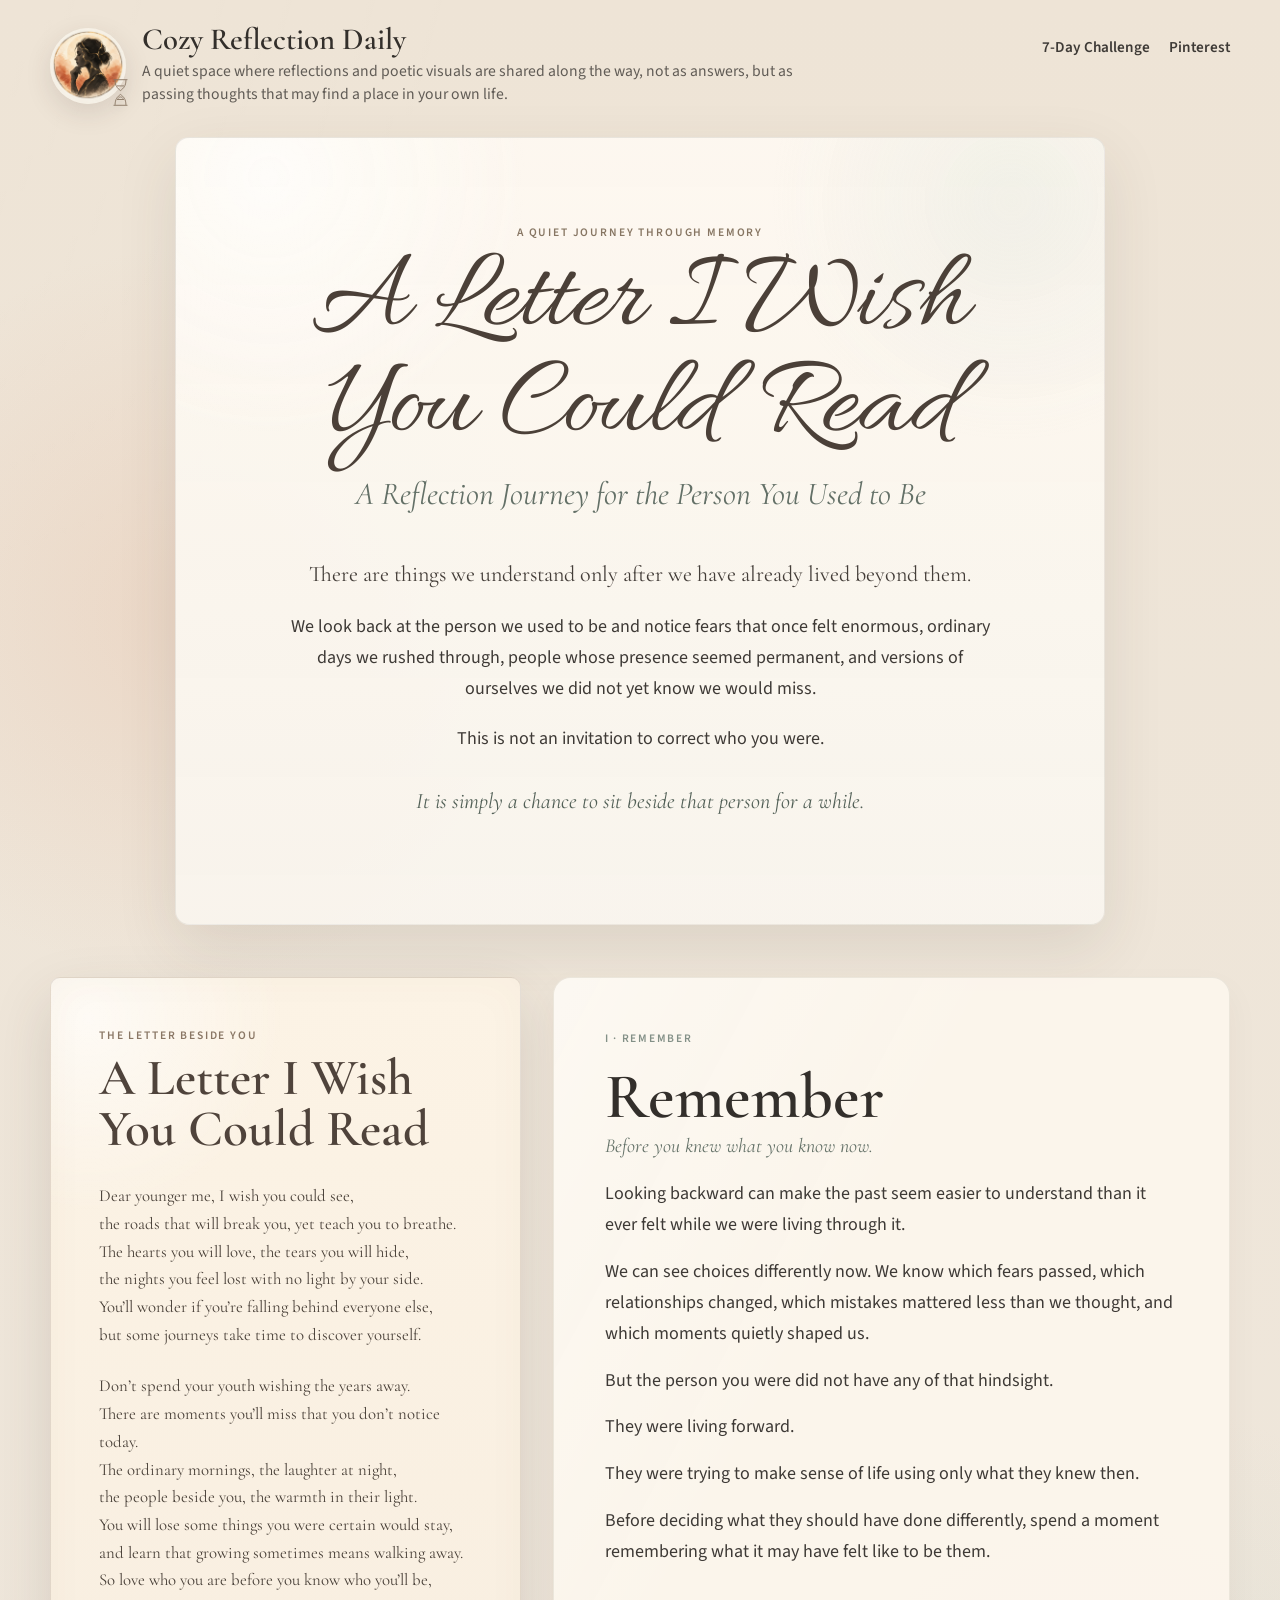
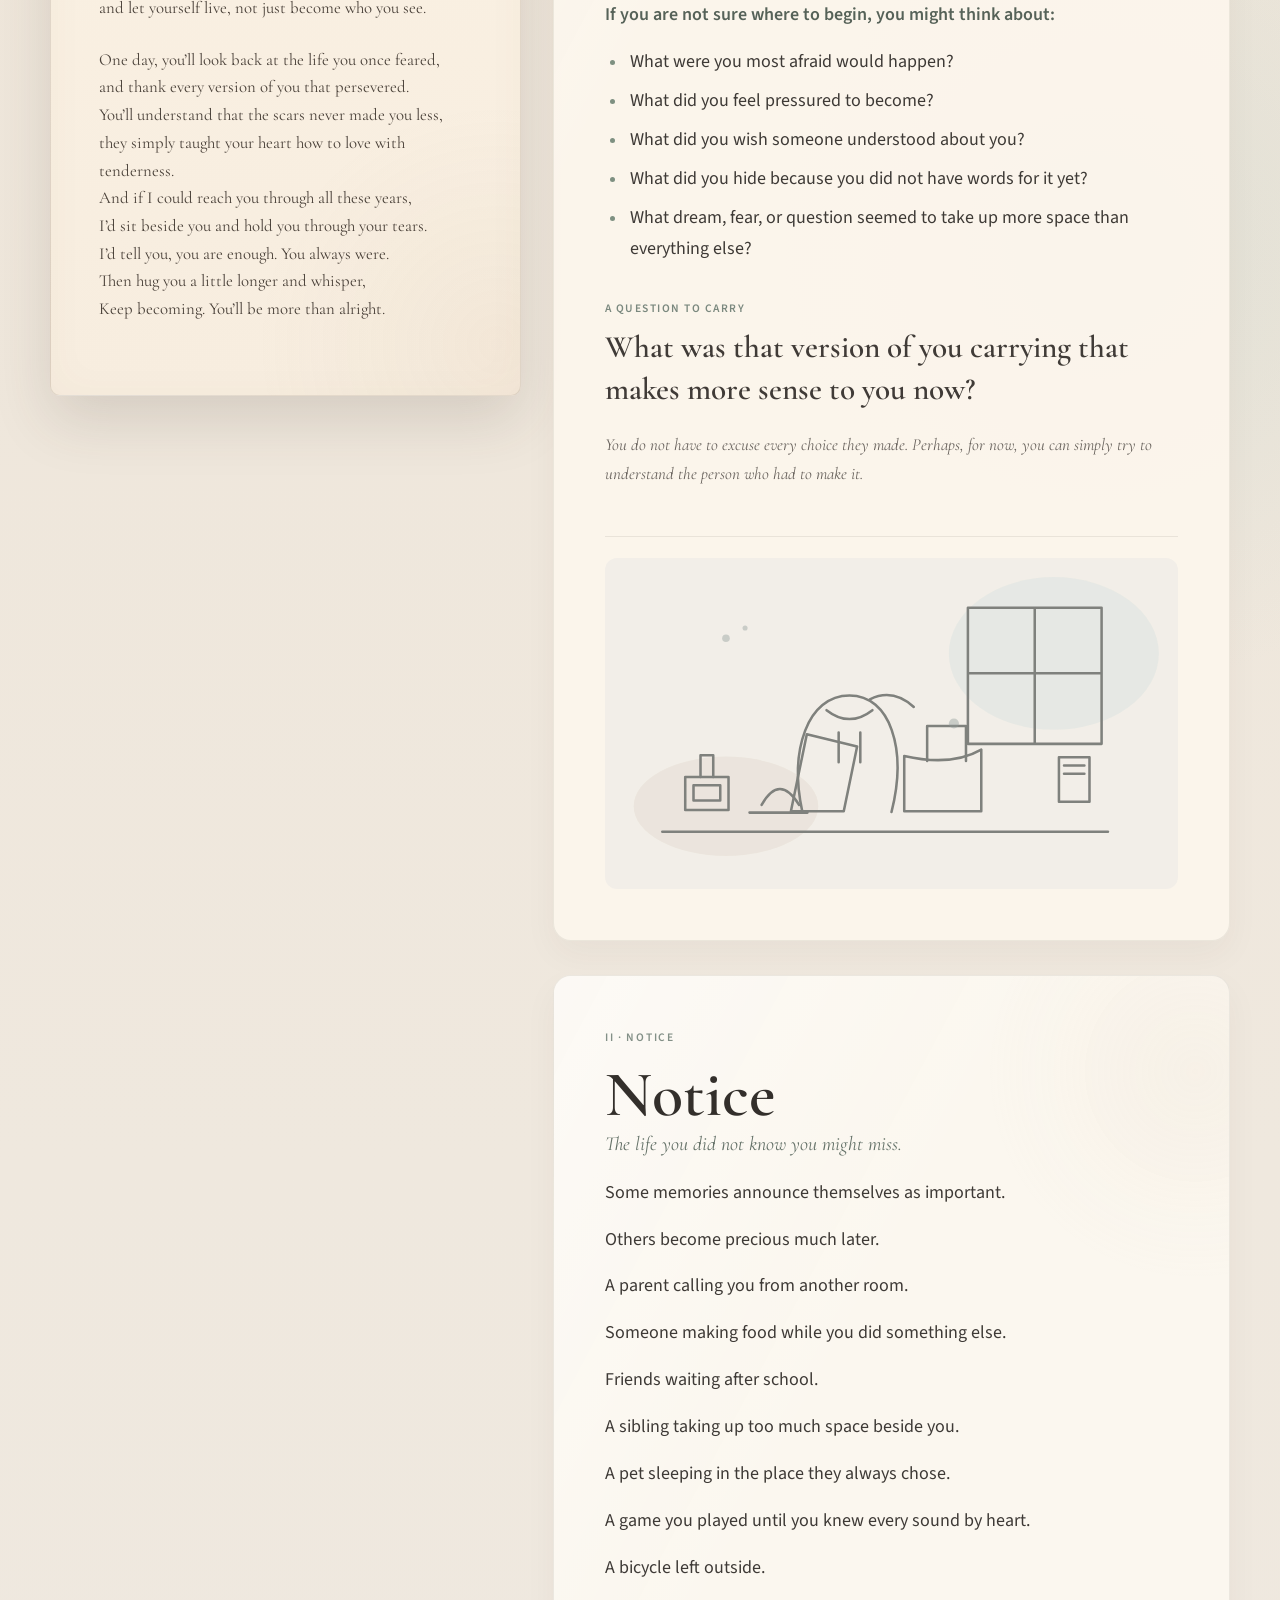
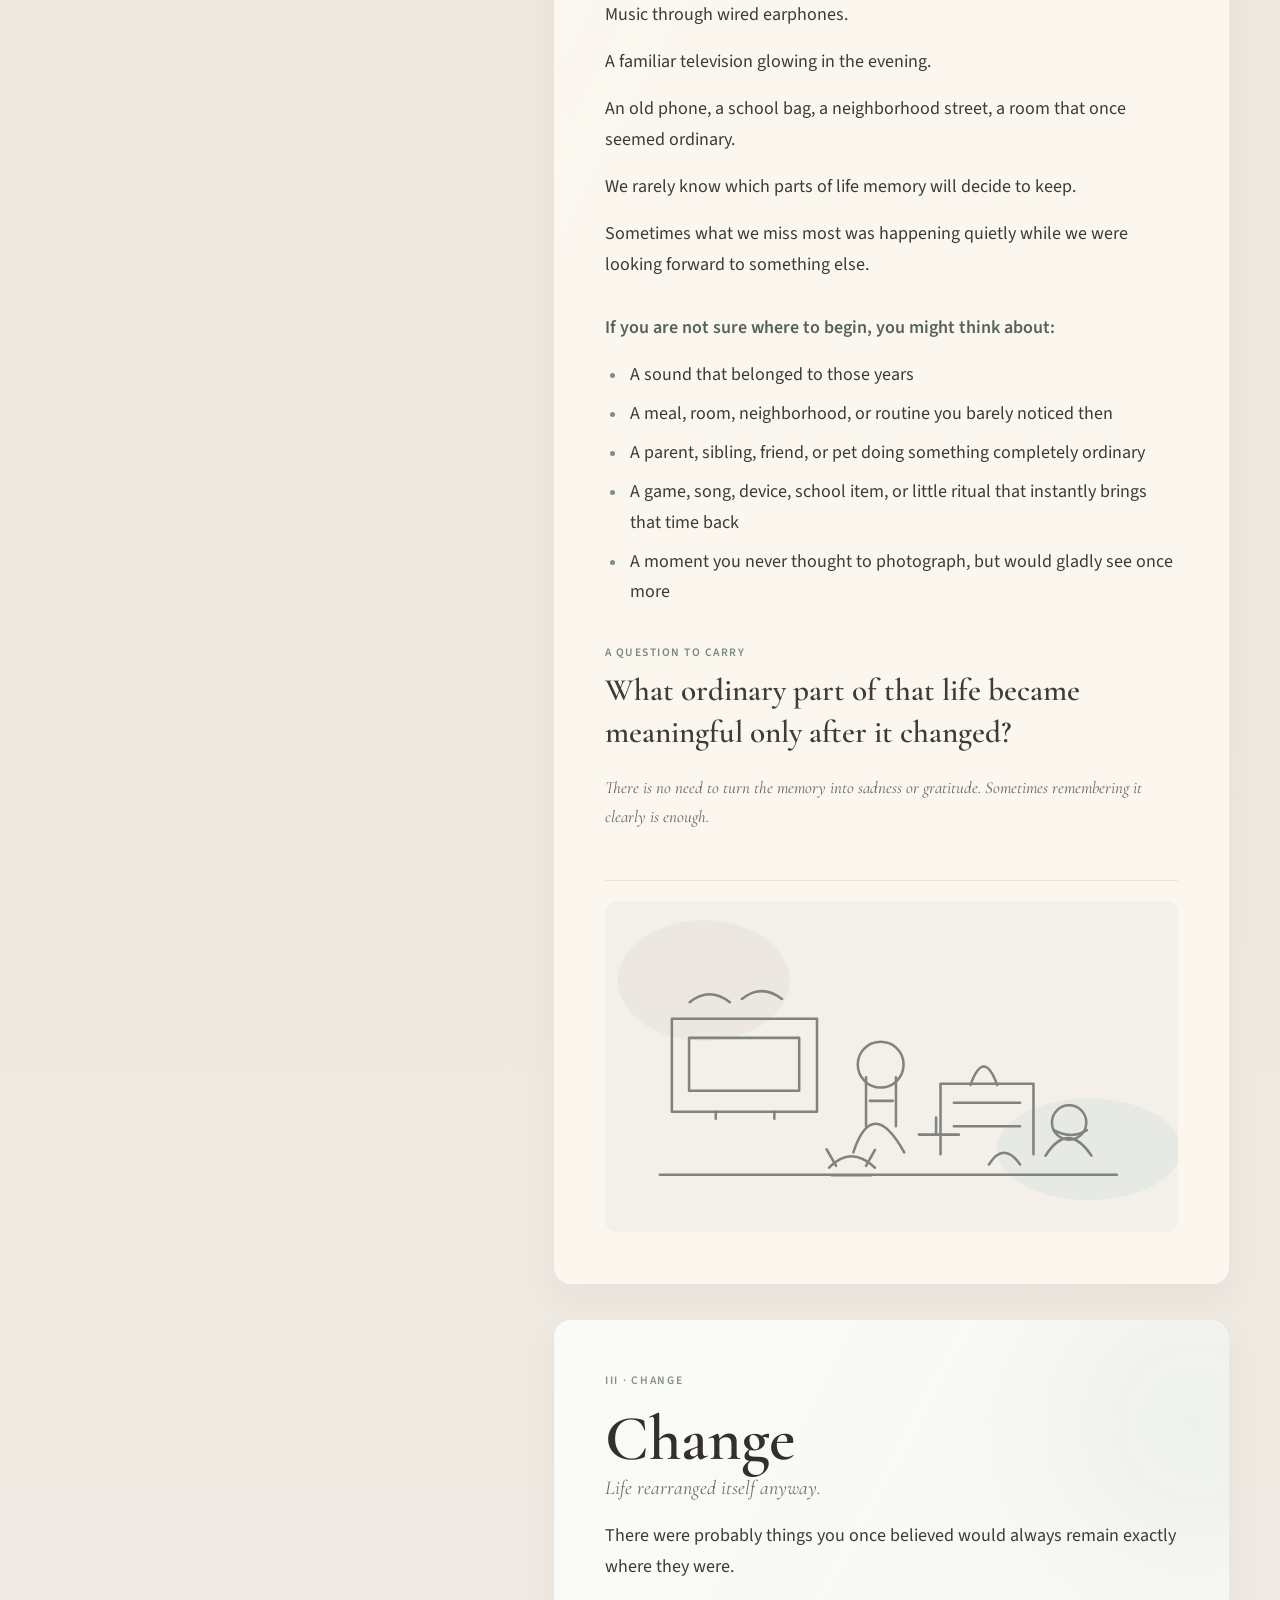
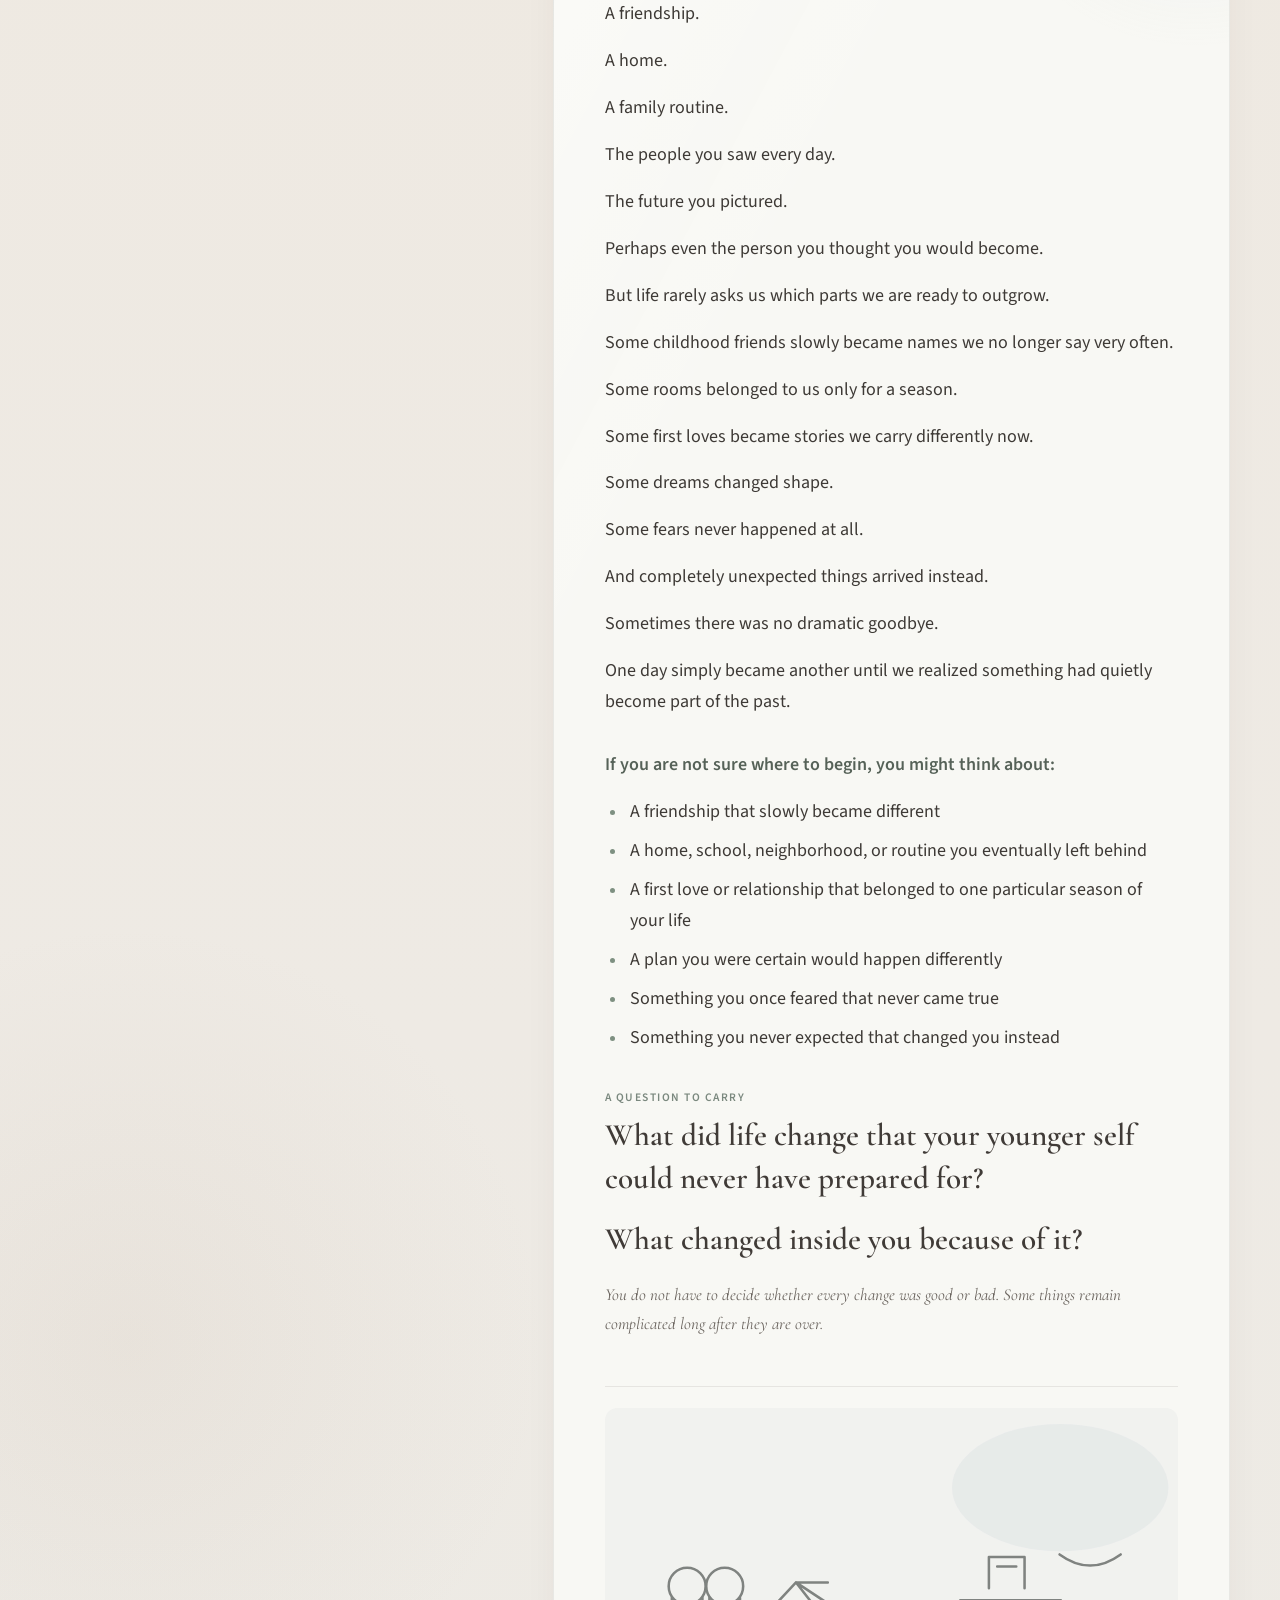
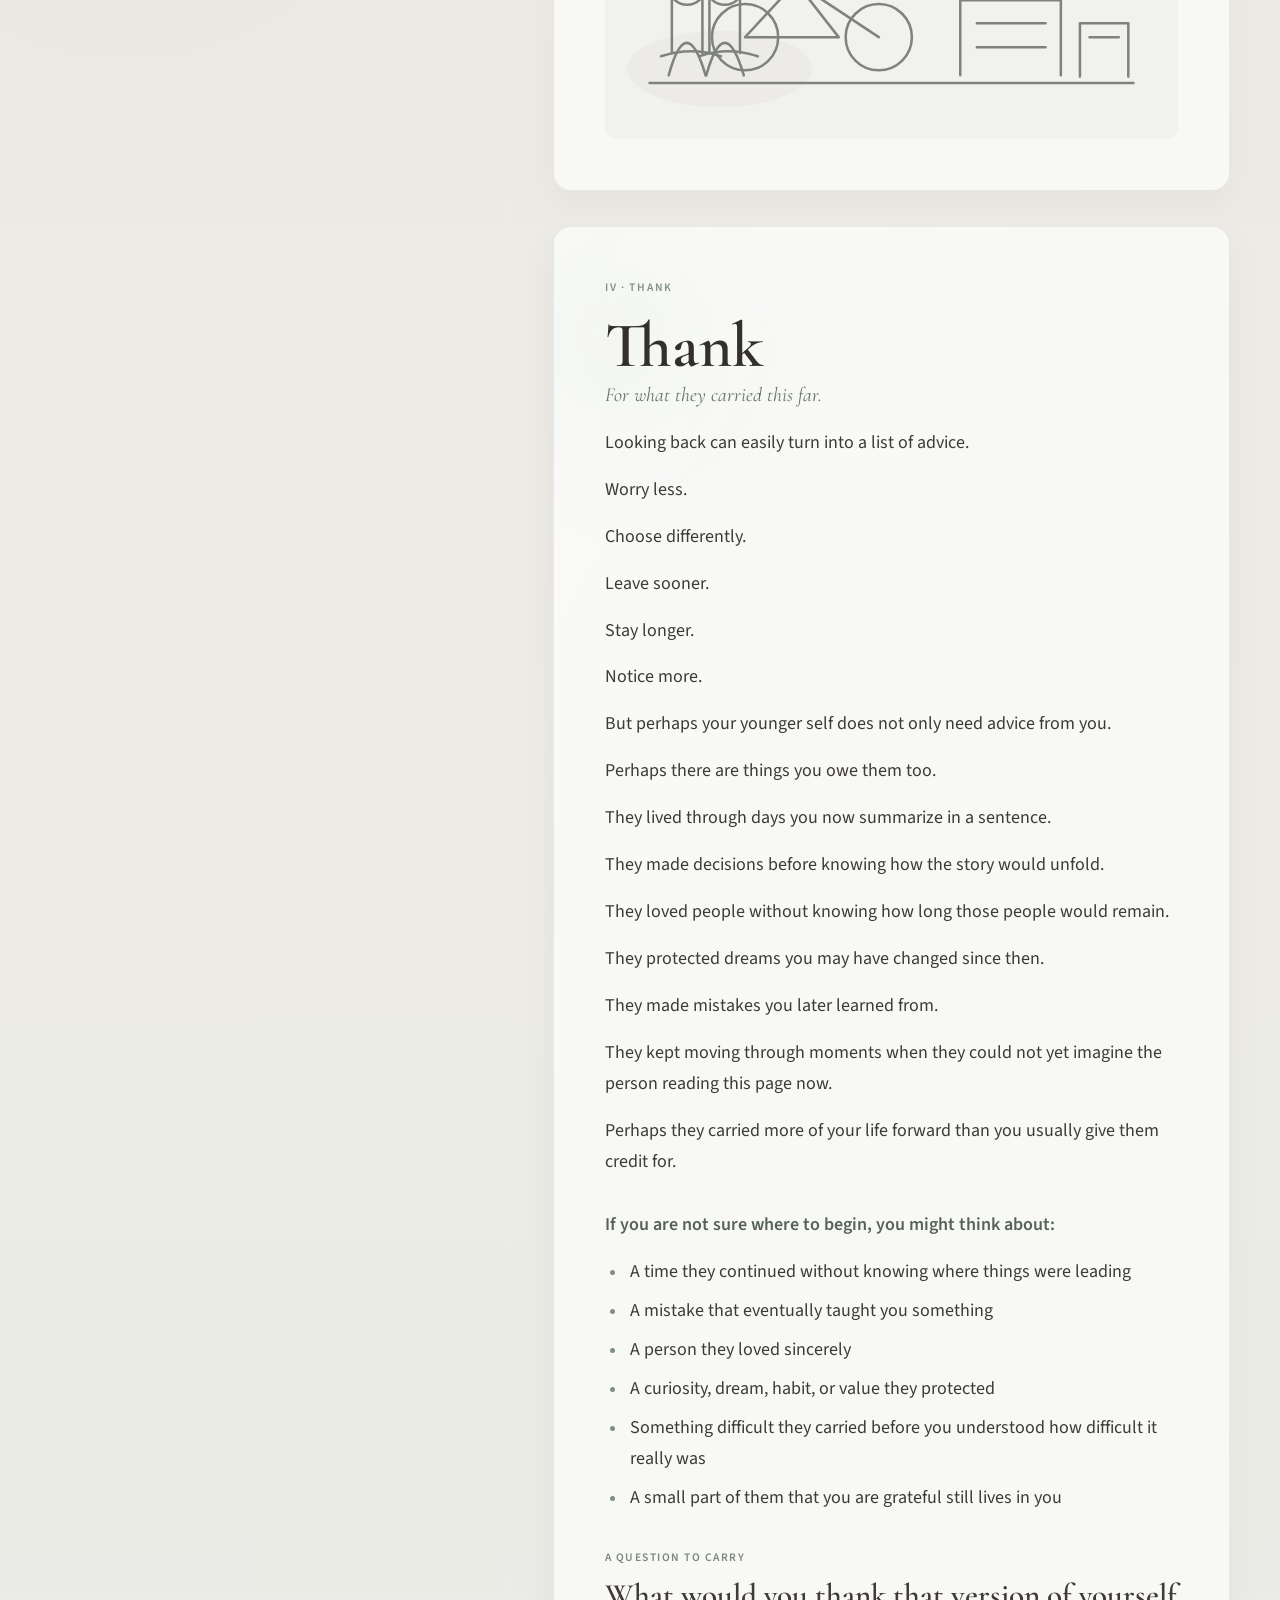
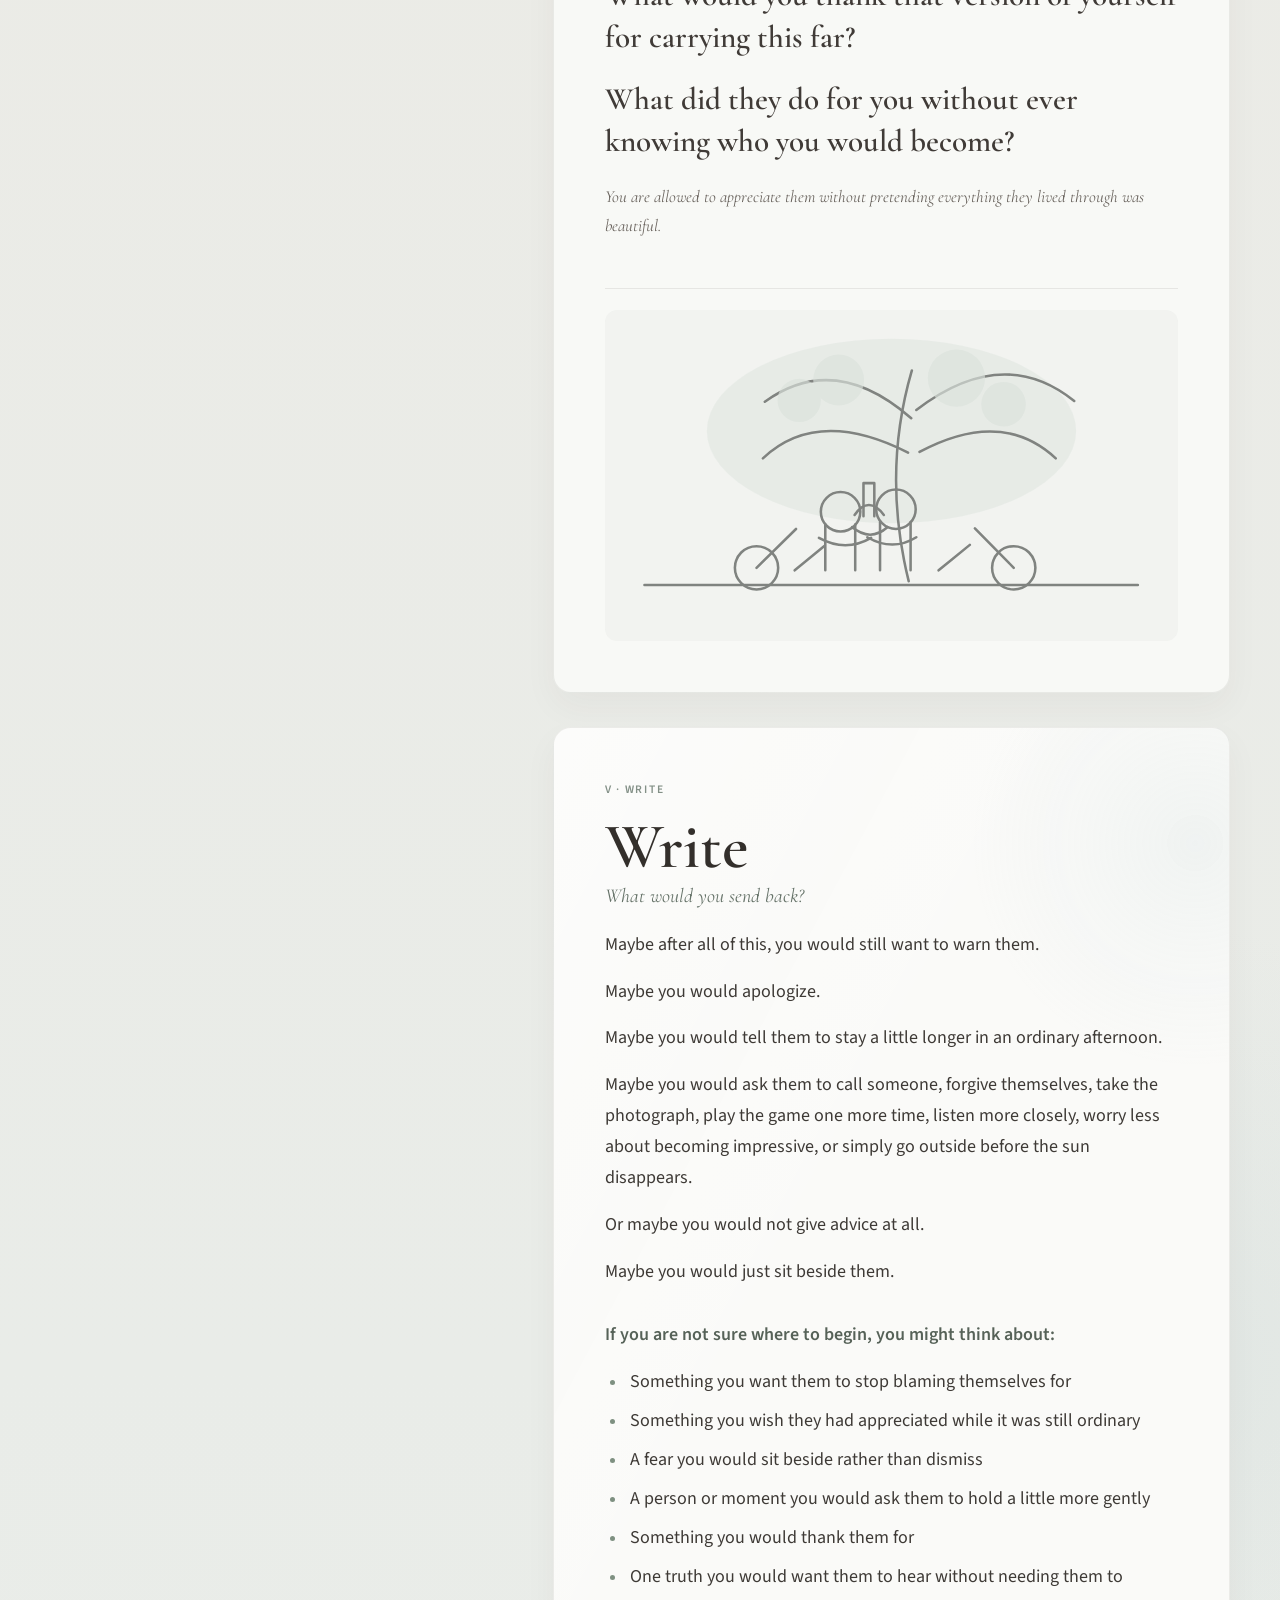
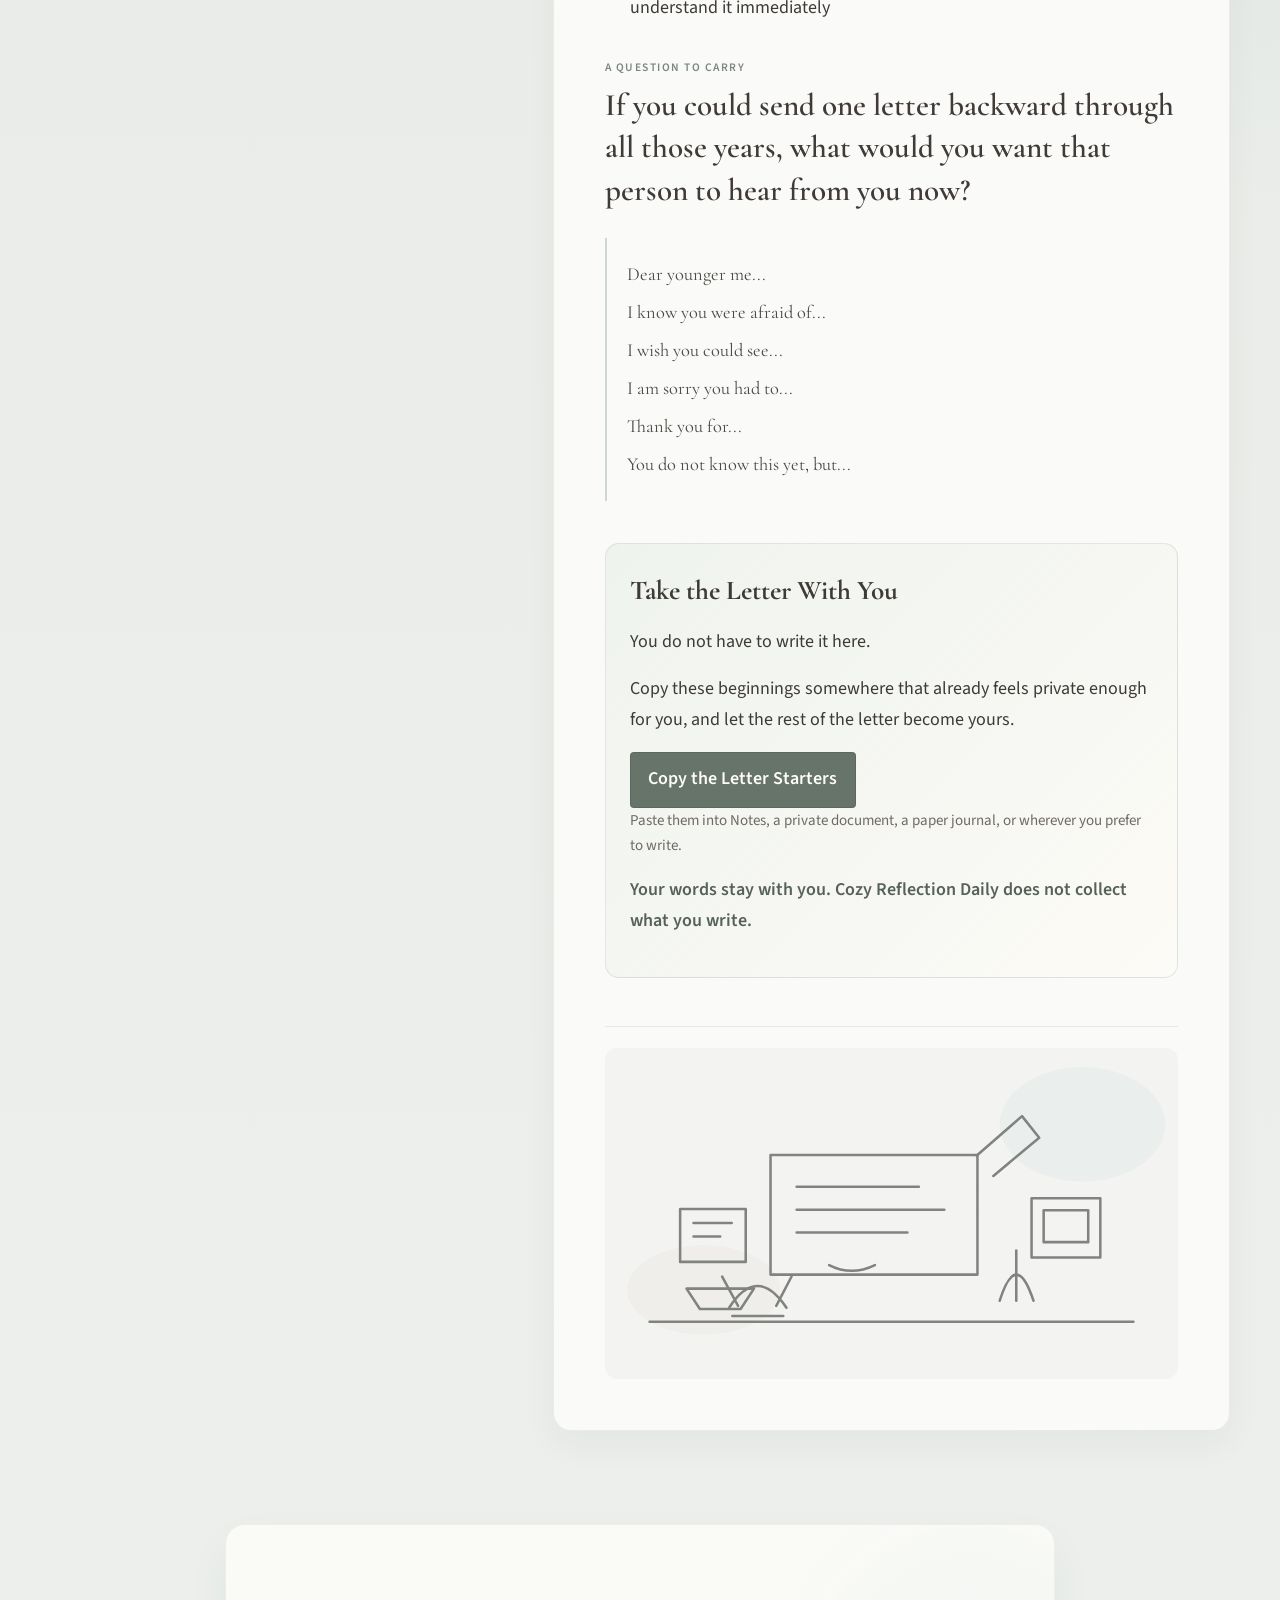
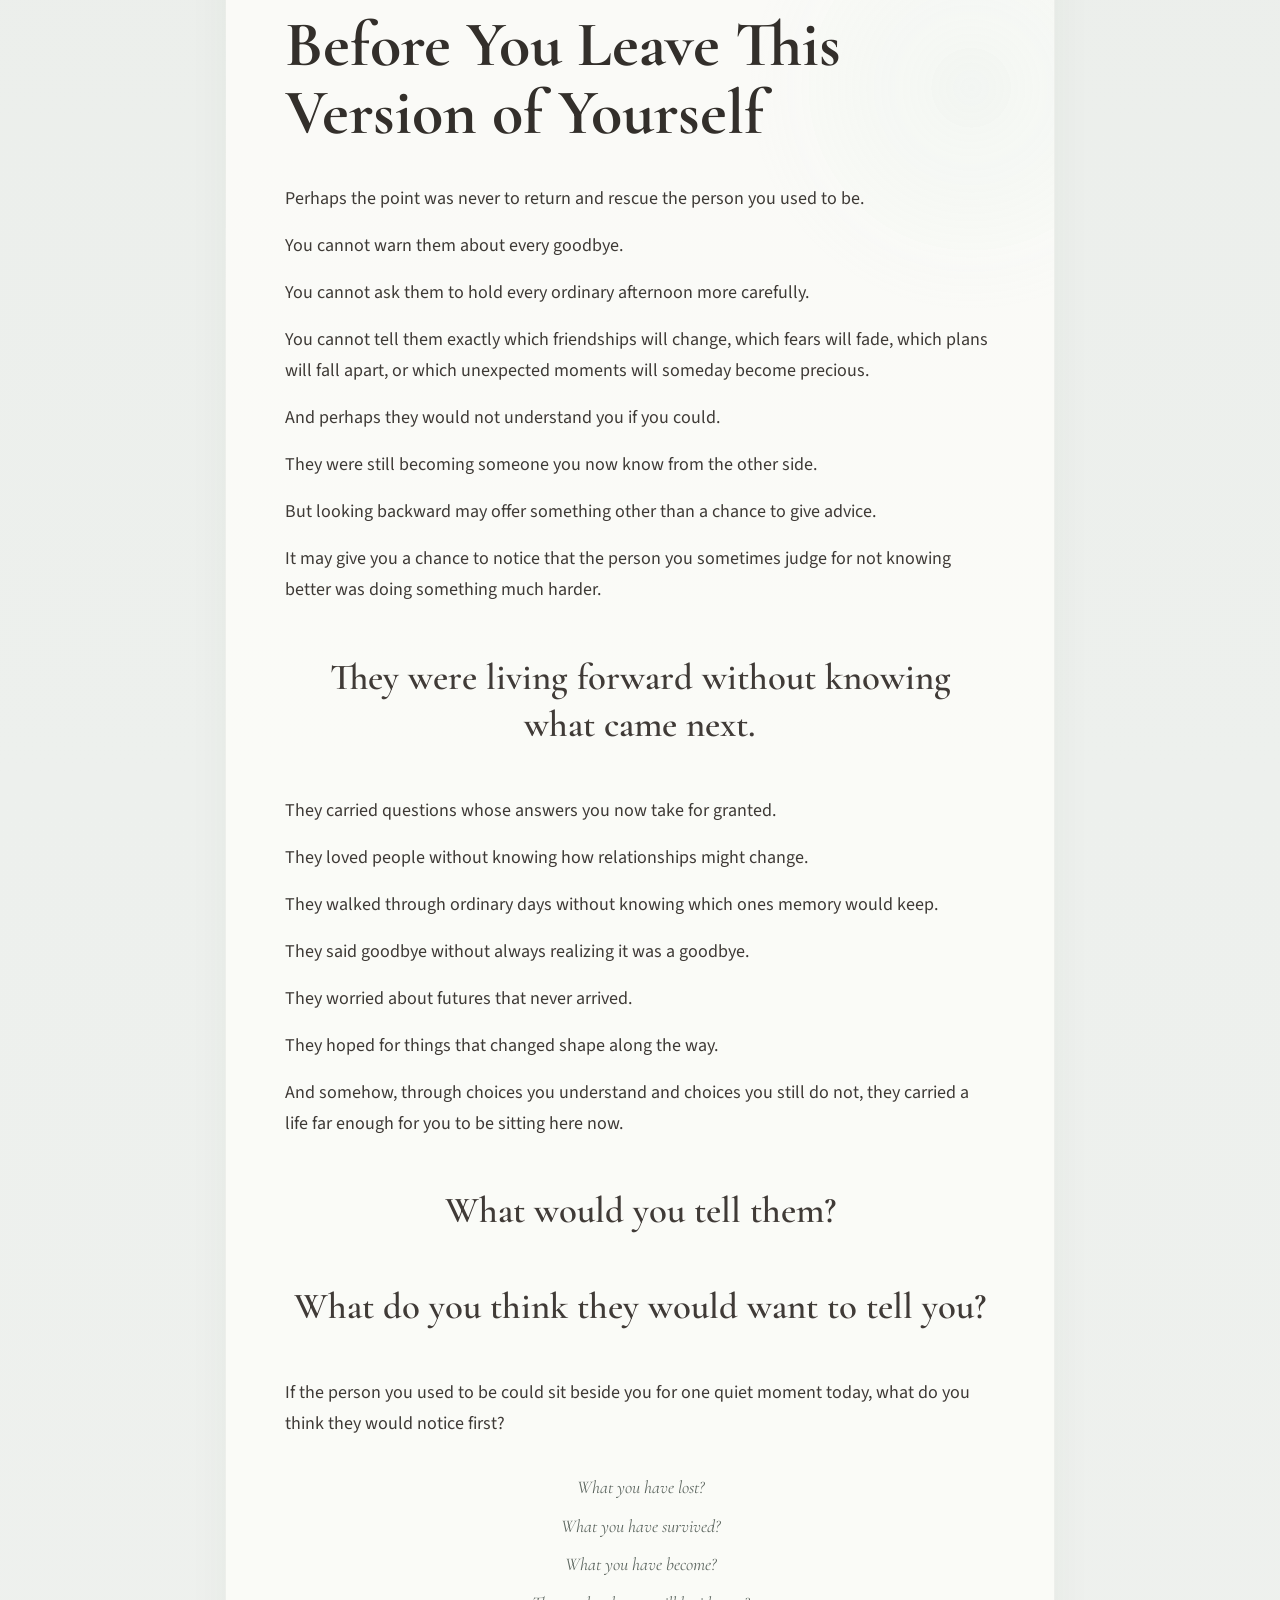
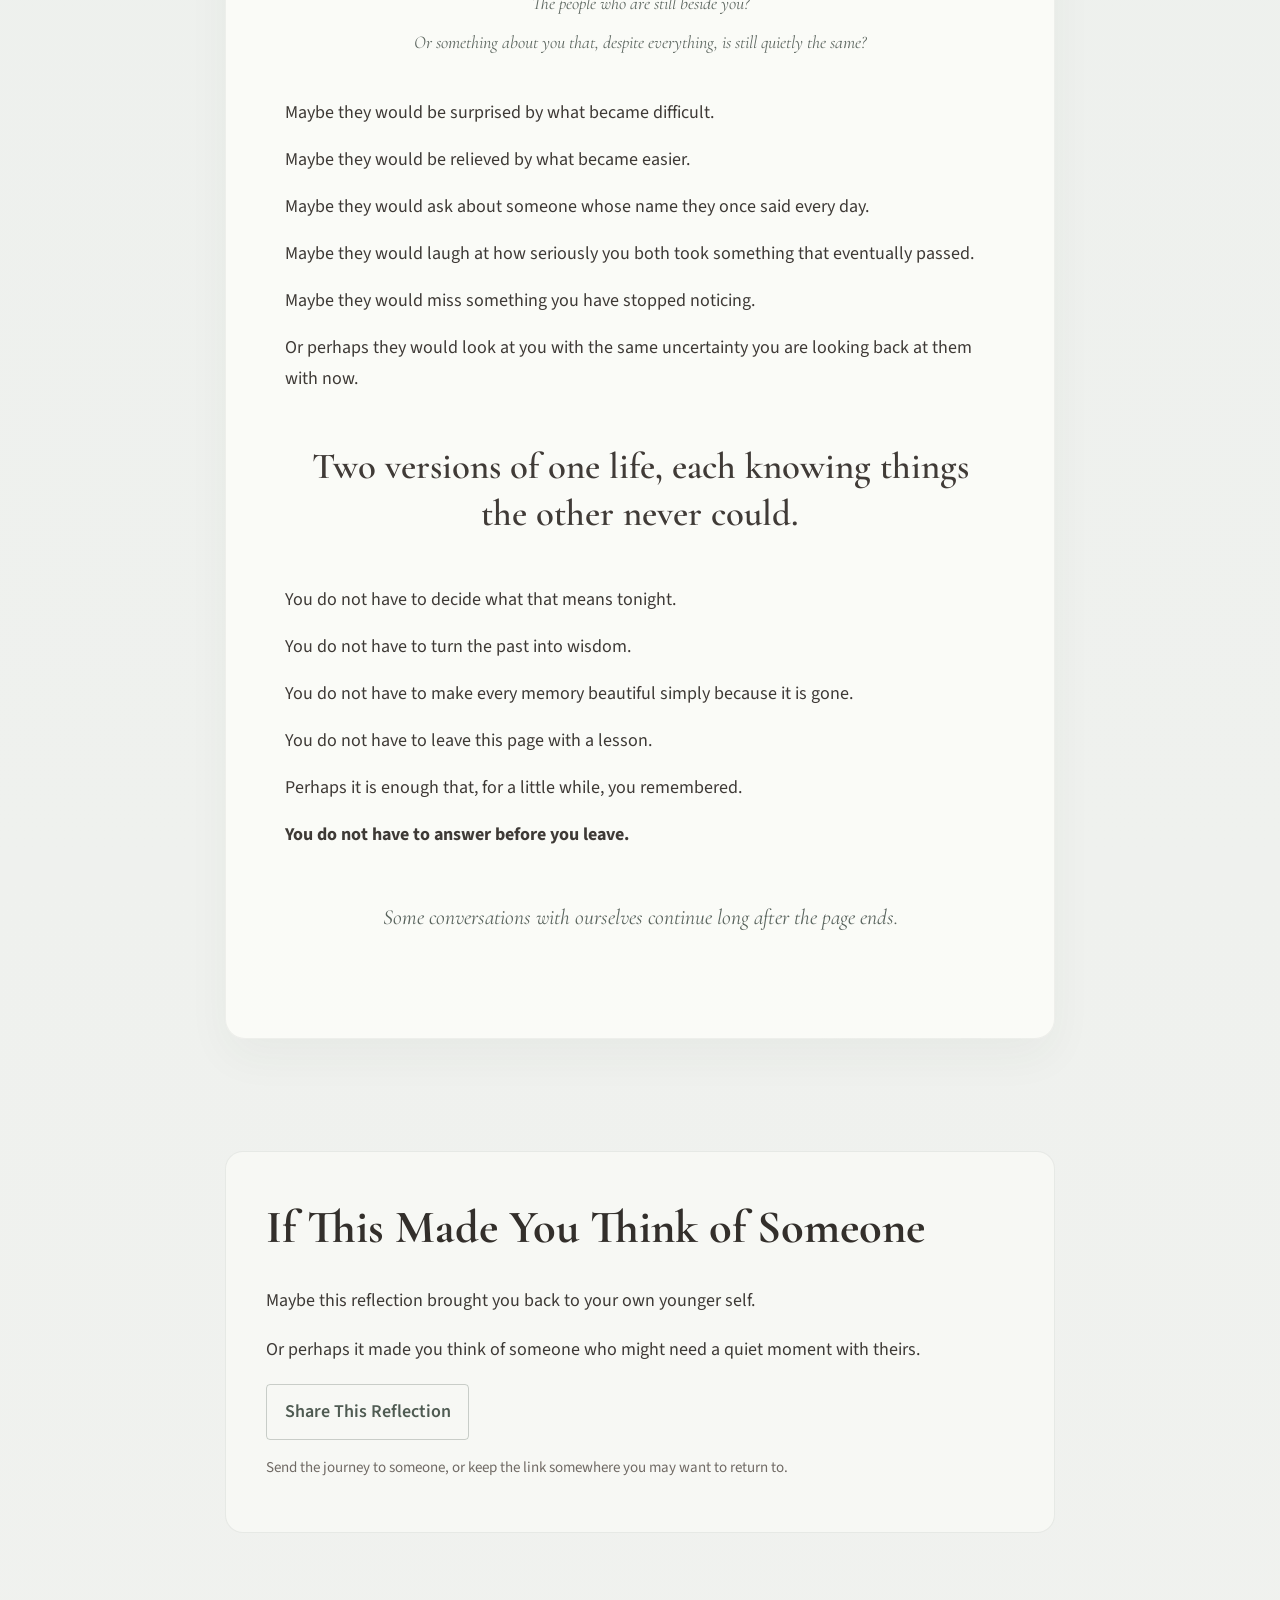
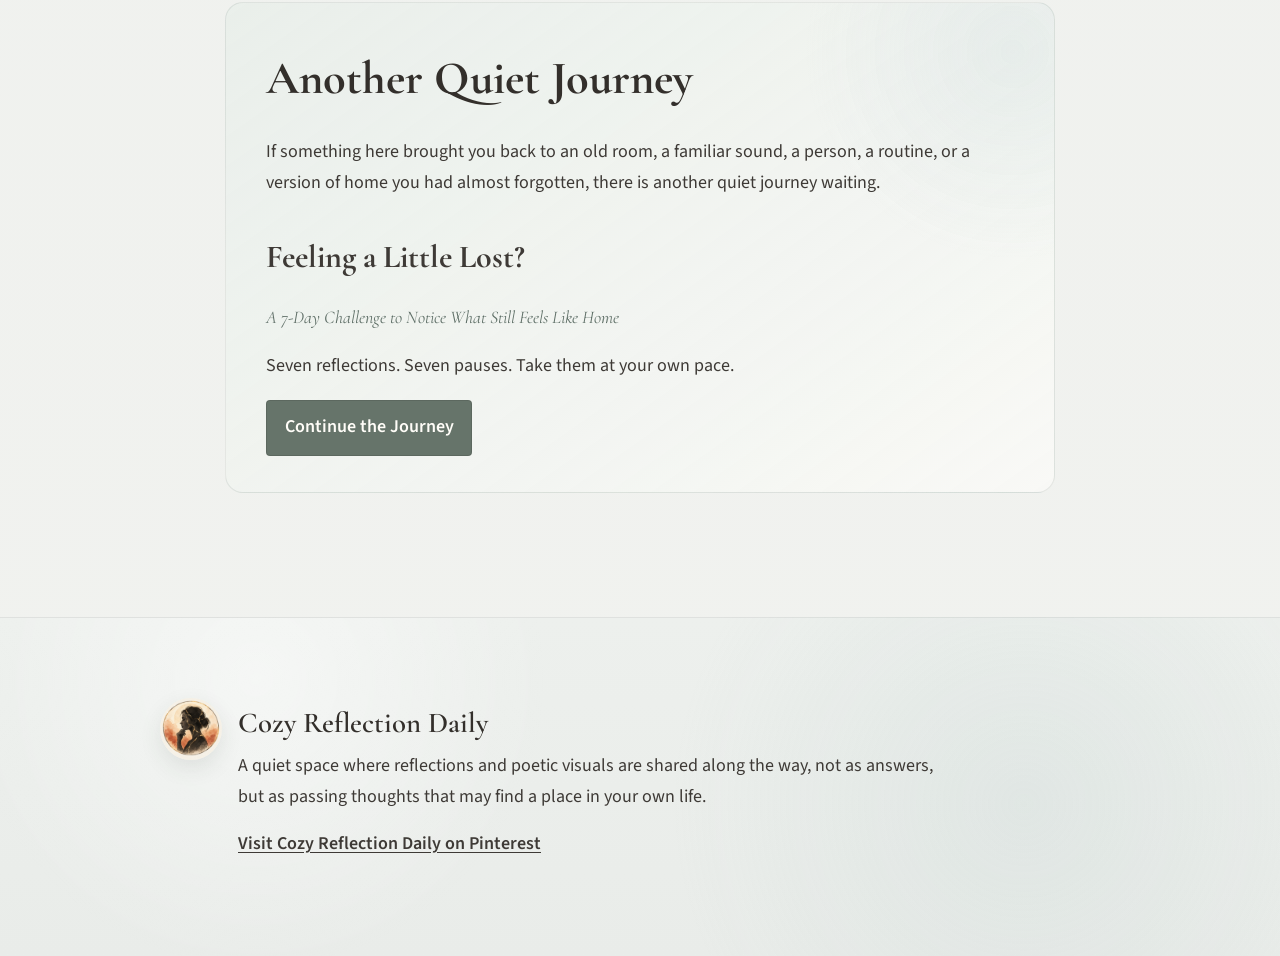
<file: letter-to-younger-self/index.html>
<!doctype html>
<html lang="en">
<head>
  <meta charset="utf-8">
  <meta name="viewport" content="width=device-width, initial-scale=1">
  <meta name="description" content="A quiet reflection journey for the person you used to be.">
  <meta name="theme-color" content="#eee9e2">
  <title>A Letter I Wish You Could Read | Cozy Reflection Daily</title>

  <link rel="preconnect" href="https://fonts.googleapis.com">
  <link rel="preconnect" href="https://fonts.gstatic.com" crossorigin>
  <link href="https://fonts.googleapis.com/css2?family=Allura&family=Cormorant+Garamond:ital,wght@0,500;0,600;1,500;1,600&family=Source+Sans+3:wght@400;500;600&display=swap" rel="stylesheet">

  <link rel="stylesheet" href="style.css">
</head>
<body>
  <a class="skip-link" href="#main-content">Skip to main content</a>

  <header class="site-header" id="top">
    <div class="header-inner">
      <a class="brand" href="https://cozyreflectiondaily.github.io/" aria-label="Cozy Reflection Daily home">
        <span class="brand-mark" aria-hidden="true">
          <img class="brand-logo" src="../assets/crd-logo.png" alt="">
          <img class="time-mark" src="../assets/images/letter-to-younger-self/hourglass.svg" alt="">
        </span>
        <span class="brand-copy">
          <span class="brand-name">Cozy Reflection Daily</span>
          <span class="brand-line">A quiet space where reflections and poetic visuals are shared along the way, not as answers, but as passing thoughts that may find a place in your own life.</span>
        </span>
      </a>

      <nav class="site-nav" aria-label="Primary navigation">
        <a href="https://cozyreflectiondaily.github.io/">7-Day Challenge</a>
        <a href="https://pin.it/6CPPrPa2J" target="_blank" rel="noopener noreferrer">Pinterest</a>
      </nav>
    </div>
  </header>

  <main id="main-content">
    <section class="hero" aria-labelledby="page-title">
      <p class="eyebrow">A quiet journey through memory</p>
      <h1 id="page-title">A Letter I Wish You Could Read</h1>
      <p class="hero-subtitle">A Reflection Journey for the Person You Used to Be</p>

      <div class="hero-copy">
        <p class="hero-opening">There are things we understand only after we have already lived beyond them.</p>
        <p>We look back at the person we used to be and notice fears that once felt enormous, ordinary days we rushed through, people whose presence seemed permanent, and versions of ourselves we did not yet know we would miss.</p>
        <p>This is not an invitation to correct who you were.</p>
        <p class="hero-close">It is simply a chance to sit beside that person for a while.</p>
      </div>
    </section>

    <div class="journey-shell">
      <aside class="letter-column" aria-labelledby="letter-title">
        <article class="letter-card">
          <p class="artifact-label">The letter beside you</p>
          <h2 id="letter-title">A Letter I Wish You Could Read</h2>

          <div class="letter-body">
            <p>
              Dear younger me, I wish you could see,<br>
              the roads that will break you, yet teach you to breathe.<br>
              The hearts you will love, the tears you will hide,<br>
              the nights you feel lost with no light by your side.<br>
              You’ll wonder if you’re falling behind everyone else,<br>
              but some journeys take time to discover yourself.
            </p>

            <p>
              Don’t spend your youth wishing the years away.<br>
              There are moments you’ll miss that you don’t notice today.<br>
              The ordinary mornings, the laughter at night,<br>
              the people beside you, the warmth in their light.<br>
              You will lose some things you were certain would stay,<br>
              and learn that growing sometimes means walking away.<br>
              So love who you are before you know who you’ll be,<br>
              and let yourself live, not just become who you see.
            </p>

            <p>
              One day, you’ll look back at the life you once feared,<br>
              and thank every version of you that persevered.<br>
              You’ll understand that the scars never made you less,<br>
              they simply taught your heart how to love with tenderness.<br>
              And if I could reach you through all these years,<br>
              I’d sit beside you and hold you through your tears.<br>
              I’d tell you, you are enough. You always were.<br>
              Then hug you a little longer and whisper,<br>
              Keep becoming. You’ll be more than alright.
            </p>
          </div>
        </article>
      </aside>

      <div class="reflection-column">
        <section class="reflection-panel stage-remember" id="remember">
          <p class="movement">I · Remember</p>
          <h2>Remember</h2>
          <p class="subtitle">Before you knew what you know now.</p>

          <p>Looking backward can make the past seem easier to understand than it ever felt while we were living through it.</p>
          <p>We can see choices differently now. We know which fears passed, which relationships changed, which mistakes mattered less than we thought, and which moments quietly shaped us.</p>
          <p>But the person you were did not have any of that hindsight.</p>
          <p>They were living forward.</p>
          <p>They were trying to make sense of life using only what they knew then.</p>
          <p>Before deciding what they should have done differently, spend a moment remembering what it may have felt like to be them.</p>

          <p class="guide-label">If you are not sure where to begin, you might think about:</p>
          <ul>
            <li>What were you most afraid would happen?</li>
            <li>What did you feel pressured to become?</li>
            <li>What did you wish someone understood about you?</li>
            <li>What did you hide because you did not have words for it yet?</li>
            <li>What dream, fear, or question seemed to take up more space than everything else?</li>
          </ul>

          <p class="question-label">A Question to Carry</p>
          <p class="question">What was that version of you carrying that makes more sense to you now?</p>
          <p class="permission">You do not have to excuse every choice they made. Perhaps, for now, you can simply try to understand the person who had to make it.</p>

          <figure class="memory-image">
            <img src="../assets/images/letter-to-younger-self/remember.svg" alt="Loose graphite-style sketch of a younger person beside a bedroom window with a school bag, notebook, old alarm clock, and simple phone nearby.">
          </figure>
        </section>

        <section class="reflection-panel stage-notice" id="notice">
          <p class="movement">II · Notice</p>
          <h2>Notice</h2>
          <p class="subtitle">The life you did not know you might miss.</p>

          <p>Some memories announce themselves as important.</p>
          <p>Others become precious much later.</p>

          <p>A parent calling you from another room.</p>
          <p>Someone making food while you did something else.</p>
          <p>Friends waiting after school.</p>
          <p>A sibling taking up too much space beside you.</p>
          <p>A pet sleeping in the place they always chose.</p>
          <p>A game you played until you knew every sound by heart.</p>
          <p>A bicycle left outside.</p>
          <p>Music through wired earphones.</p>
          <p>A familiar television glowing in the evening.</p>
          <p>An old phone, a school bag, a neighborhood street, a room that once seemed ordinary.</p>

          <p>We rarely know which parts of life memory will decide to keep.</p>
          <p>Sometimes what we miss most was happening quietly while we were looking forward to something else.</p>

          <p class="guide-label">If you are not sure where to begin, you might think about:</p>
          <ul>
            <li>A sound that belonged to those years</li>
            <li>A meal, room, neighborhood, or routine you barely noticed then</li>
            <li>A parent, sibling, friend, or pet doing something completely ordinary</li>
            <li>A game, song, device, school item, or little ritual that instantly brings that time back</li>
            <li>A moment you never thought to photograph, but would gladly see once more</li>
          </ul>

          <p class="question-label">A Question to Carry</p>
          <p class="question">What ordinary part of that life became meaningful only after it changed?</p>
          <p class="permission">There is no need to turn the memory into sadness or gratitude. Sometimes remembering it clearly is enough.</p>

          <figure class="memory-image">
            <img src="../assets/images/letter-to-younger-self/notice.svg" alt="Soft hand-drawn memory scene of an old television, family presence around a small table, a game controller, and a pet resting nearby.">
          </figure>
        </section>

        <section class="reflection-panel stage-change" id="change">
          <p class="movement">III · Change</p>
          <h2>Change</h2>
          <p class="subtitle">Life rearranged itself anyway.</p>

          <p>There were probably things you once believed would always remain exactly where they were.</p>

          <p>A friendship.</p>
          <p>A home.</p>
          <p>A family routine.</p>
          <p>The people you saw every day.</p>
          <p>The future you pictured.</p>
          <p>Perhaps even the person you thought you would become.</p>

          <p>But life rarely asks us which parts we are ready to outgrow.</p>

          <p>Some childhood friends slowly became names we no longer say very often.</p>
          <p>Some rooms belonged to us only for a season.</p>
          <p>Some first loves became stories we carry differently now.</p>
          <p>Some dreams changed shape.</p>
          <p>Some fears never happened at all.</p>
          <p>And completely unexpected things arrived instead.</p>

          <p>Sometimes there was no dramatic goodbye.</p>
          <p>One day simply became another until we realized something had quietly become part of the past.</p>

          <p class="guide-label">If you are not sure where to begin, you might think about:</p>
          <ul>
            <li>A friendship that slowly became different</li>
            <li>A home, school, neighborhood, or routine you eventually left behind</li>
            <li>A first love or relationship that belonged to one particular season of your life</li>
            <li>A plan you were certain would happen differently</li>
            <li>Something you once feared that never came true</li>
            <li>Something you never expected that changed you instead</li>
          </ul>

          <p class="question-label">A Question to Carry</p>
          <p class="question">What did life change that your younger self could never have prepared for?</p>
          <p class="question secondary-question">What changed inside you because of it?</p>
          <p class="permission">You do not have to decide whether every change was good or bad. Some things remain complicated long after they are over.</p>

          <figure class="memory-image">
            <img src="../assets/images/letter-to-younger-self/change.svg" alt="Faded hand sketch of two bicycles, two young figures walking away, moving boxes, and an old console being packed.">
          </figure>
        </section>

        <section class="reflection-panel stage-thank" id="thank">
          <p class="movement">IV · Thank</p>
          <h2>Thank</h2>
          <p class="subtitle">For what they carried this far.</p>

          <p>Looking back can easily turn into a list of advice.</p>

          <p>Worry less.</p>
          <p>Choose differently.</p>
          <p>Leave sooner.</p>
          <p>Stay longer.</p>
          <p>Notice more.</p>

          <p>But perhaps your younger self does not only need advice from you.</p>
          <p>Perhaps there are things you owe them too.</p>

          <p>They lived through days you now summarize in a sentence.</p>
          <p>They made decisions before knowing how the story would unfold.</p>
          <p>They loved people without knowing how long those people would remain.</p>
          <p>They protected dreams you may have changed since then.</p>
          <p>They made mistakes you later learned from.</p>
          <p>They kept moving through moments when they could not yet imagine the person reading this page now.</p>

          <p>Perhaps they carried more of your life forward than you usually give them credit for.</p>

          <p class="guide-label">If you are not sure where to begin, you might think about:</p>
          <ul>
            <li>A time they continued without knowing where things were leading</li>
            <li>A mistake that eventually taught you something</li>
            <li>A person they loved sincerely</li>
            <li>A curiosity, dream, habit, or value they protected</li>
            <li>Something difficult they carried before you understood how difficult it really was</li>
            <li>A small part of them that you are grateful still lives in you</li>
          </ul>

          <p class="question-label">A Question to Carry</p>
          <p class="question">What would you thank that version of yourself for carrying this far?</p>
          <p class="question secondary-question">What did they do for you without ever knowing who you would become?</p>
          <p class="permission">You are allowed to appreciate them without pretending everything they lived through was beautiful.</p>

          <figure class="memory-image">
            <img src="../assets/images/letter-to-younger-self/thank.svg" alt="Quiet line drawing of two young people sitting beneath a broad tree, sharing a small moment with a bicycle nearby.">
          </figure>
        </section>

        <section class="reflection-panel stage-write" id="write">
          <p class="movement">V · Write</p>
          <h2>Write</h2>
          <p class="subtitle">What would you send back?</p>

          <p>Maybe after all of this, you would still want to warn them.</p>
          <p>Maybe you would apologize.</p>
          <p>Maybe you would tell them to stay a little longer in an ordinary afternoon.</p>
          <p>Maybe you would ask them to call someone, forgive themselves, take the photograph, play the game one more time, listen more closely, worry less about becoming impressive, or simply go outside before the sun disappears.</p>
          <p>Or maybe you would not give advice at all.</p>
          <p>Maybe you would just sit beside them.</p>

          <p class="guide-label">If you are not sure where to begin, you might think about:</p>
          <ul>
            <li>Something you want them to stop blaming themselves for</li>
            <li>Something you wish they had appreciated while it was still ordinary</li>
            <li>A fear you would sit beside rather than dismiss</li>
            <li>A person or moment you would ask them to hold a little more gently</li>
            <li>Something you would thank them for</li>
            <li>One truth you would want them to hear without needing them to understand it immediately</li>
          </ul>

          <p class="question-label">A Question to Carry</p>
          <p class="question">If you could send one letter backward through all those years, what would you want that person to hear from you now?</p>

          <div class="starters" id="letter-starters">
            <p>Dear younger me...</p>
            <p>I know you were afraid of...</p>
            <p>I wish you could see...</p>
            <p>I am sorry you had to...</p>
            <p>Thank you for...</p>
            <p>You do not know this yet, but...</p>
          </div>

          <section class="take-with-you" aria-labelledby="take-title">
            <h3 id="take-title">Take the Letter With You</h3>
            <p>You do not have to write it here.</p>
            <p>Copy these beginnings somewhere that already feels private enough for you, and let the rest of the letter become yours.</p>
            <button class="button" id="copy-starters" type="button">Copy the Letter Starters</button>
            <p class="helper">Paste them into Notes, a private document, a paper journal, or wherever you prefer to write.</p>
            <p class="privacy">Your words stay with you. Cozy Reflection Daily does not collect what you write.</p>
          </section>

          <figure class="memory-image">
            <img src="../assets/images/letter-to-younger-self/write.svg" alt="Hand-drawn desk scene with an unfinished letter, pen, printed photo, old ticket, cassette-like keepsake, and a small music player.">
          </figure>
        </section>
      </div>
    </div>

    <section class="closing" id="closing" aria-labelledby="closing-title">
      <h2 id="closing-title">Before You Leave This Version of Yourself</h2>

      <p>Perhaps the point was never to return and rescue the person you used to be.</p>

      <p>You cannot warn them about every goodbye.</p>

      <p>You cannot ask them to hold every ordinary afternoon more carefully.</p>

      <p>You cannot tell them exactly which friendships will change, which fears will fade, which plans will fall apart, or which unexpected moments will someday become precious.</p>

      <p>And perhaps they would not understand you if you could.</p>

      <p>They were still becoming someone you now know from the other side.</p>

      <p>But looking backward may offer something other than a chance to give advice.</p>

      <p>It may give you a chance to notice that the person you sometimes judge for not knowing better was doing something much harder.</p>

      <p class="center-thought">They were living forward without knowing what came next.</p>

      <p>They carried questions whose answers you now take for granted.</p>

      <p>They loved people without knowing how relationships might change.</p>

      <p>They walked through ordinary days without knowing which ones memory would keep.</p>

      <p>They said goodbye without always realizing it was a goodbye.</p>

      <p>They worried about futures that never arrived.</p>

      <p>They hoped for things that changed shape along the way.</p>

      <p>And somehow, through choices you understand and choices you still do not, they carried a life far enough for you to be sitting here now.</p>

      <p class="center-thought">What would you tell them?</p>

      <p class="center-thought">What do you think they would want to tell you?</p>

      <p>If the person you used to be could sit beside you for one quiet moment today, what do you think they would notice first?</p>

      <div class="quiet-list">
        <p>What you have lost?</p>
        <p>What you have survived?</p>
        <p>What you have become?</p>
        <p>The people who are still beside you?</p>
        <p>Or something about you that, despite everything, is still quietly the same?</p>
      </div>

      <p>Maybe they would be surprised by what became difficult.</p>
      <p>Maybe they would be relieved by what became easier.</p>
      <p>Maybe they would ask about someone whose name they once said every day.</p>
      <p>Maybe they would laugh at how seriously you both took something that eventually passed.</p>
      <p>Maybe they would miss something you have stopped noticing.</p>

      <p>Or perhaps they would look at you with the same uncertainty you are looking back at them with now.</p>

      <p class="center-thought">Two versions of one life, each knowing things the other never could.</p>

      <p>You do not have to decide what that means tonight.</p>
      <p>You do not have to turn the past into wisdom.</p>
      <p>You do not have to make every memory beautiful simply because it is gone.</p>
      <p>You do not have to leave this page with a lesson.</p>

      <p>Perhaps it is enough that, for a little while, you remembered.</p>

      <p><strong>You do not have to answer before you leave.</strong></p>

      <p class="final-line">Some conversations with ourselves continue long after the page ends.</p>
    </section>

    <div class="emotional-pause" aria-hidden="true"></div>

    <section class="share-section" aria-labelledby="share-title">
      <h2 id="share-title">If This Made You Think of Someone</h2>
      <p>Maybe this reflection brought you back to your own younger self.</p>
      <p>Or perhaps it made you think of someone who might need a quiet moment with theirs.</p>
      <button class="button secondary" id="share-reflection" type="button">Share This Reflection</button>
      <p class="helper">Send the journey to someone, or keep the link somewhere you may want to return to.</p>
    </section>

    <section class="next-journey" aria-labelledby="next-title">
      <h2 id="next-title">Another Quiet Journey</h2>
      <p>If something here brought you back to an old room, a familiar sound, a person, a routine, or a version of home you had almost forgotten, there is another quiet journey waiting.</p>

      <h3>Feeling a Little Lost?</h3>
      <p class="next-subtitle">A 7-Day Challenge to Notice What Still Feels Like Home</p>
      <p>Seven reflections. Seven pauses. Take them at your own pace.</p>

      <a class="button" href="https://cozyreflectiondaily.github.io/">Continue the Journey</a>
    </section>

    <p id="action-status" class="status" role="status" aria-live="polite"></p>
  </main>

  <footer class="site-footer">
    <div class="footer-inner">
      <img class="footer-logo" src="../assets/crd-logo.png" alt="">
      <div>
        <p class="footer-name">Cozy Reflection Daily</p>
        <p class="footer-copy">A quiet space where reflections and poetic visuals are shared along the way, not as answers, but as passing thoughts that may find a place in your own life.</p>
        <a class="pinterest-link" href="https://pin.it/6CPPrPa2J" target="_blank" rel="noopener noreferrer">Visit Cozy Reflection Daily on Pinterest</a>
        <a class="sr-only" href="#top">Return to the Letter</a>
      </div>
    </div>
  </footer>

  <script src="script.js"></script>
</body>
</html>
</file>
<file: letter-to-younger-self/style.css>
:root {
  --ink: #3e3a36;
  --ink-deep: #332f2b;
  --muted: #706a64;
  --sage: #667468;
  --sage-soft: #dce5de;
  --blue: #788f94;
  --blue-soft: #dfe8e8;
  --warm: #d4b39d;
  --gold: #b99a6b;
  --paper: #fbf6ed;
  --paper-clean: #faf9f5;
  --serif: "Cormorant Garamond", Georgia, serif;
  --sans: "Source Sans 3", "Segoe UI", Arial, sans-serif;
  --script: "Allura", "Segoe Script", cursive;
}

* { box-sizing: border-box; }
html { scroll-behavior: smooth; }

body {
  margin: 0;
  color: var(--ink);
  font-family: var(--sans);
  font-size: 18px;
  line-height: 1.72;
  background:
    radial-gradient(circle at 15% 4%, rgba(229, 188, 163, .34), transparent 23rem),
    radial-gradient(circle at 86% 12%, rgba(186, 205, 195, .28), transparent 28rem),
    radial-gradient(circle at 10% 40%, rgba(198, 180, 163, .14), transparent 26rem),
    radial-gradient(circle at 90% 61%, rgba(176, 198, 200, .15), transparent 28rem),
    linear-gradient(
      180deg,
      #eee4d6 0%,
      #efe8de 18%,
      #eeeae4 38%,
      #e9ece8 61%,
      #edf0ed 78%,
      #f1f2ef 100%
    );
}

body::before {
  content: "";
  position: fixed;
  inset: 0;
  pointer-events: none;
  opacity: .22;
  background-image:
    radial-gradient(circle, rgba(73, 63, 54, .10) .55px, transparent .7px),
    linear-gradient(105deg, rgba(255,255,255,.12), transparent 34%);
  background-size: 8px 8px, 100% 100%;
  -webkit-mask-image: linear-gradient(to bottom, #000 0%, rgba(0,0,0,.75) 32%, transparent 72%);
  mask-image: linear-gradient(to bottom, #000 0%, rgba(0,0,0,.75) 32%, transparent 72%);
}

a { color: inherit; }
button { font: inherit; }

a:focus-visible,
button:focus-visible {
  outline: 3px solid #65584d;
  outline-offset: 4px;
}

.skip-link,
.sr-only {
  position: absolute !important;
  width: 1px !important;
  height: 1px !important;
  padding: 0 !important;
  margin: -1px !important;
  overflow: hidden !important;
  clip: rect(0,0,0,0) !important;
  white-space: nowrap !important;
  border: 0 !important;
}

.skip-link:focus,
.skip-link:focus-visible,
.sr-only:focus,
.sr-only:focus-visible {
  position: fixed !important;
  left: 1rem !important;
  top: 1rem !important;
  width: auto !important;
  height: auto !important;
  margin: 0 !important;
  padding: .75rem 1rem !important;
  overflow: visible !important;
  clip: auto !important;
  white-space: normal !important;
  z-index: 9999 !important;
  background: #fffaf2 !important;
  color: var(--ink-deep) !important;
  border-radius: .45rem !important;
  box-shadow: 0 8px 24px rgba(0,0,0,.14) !important;
}

.site-header {
  position: relative;
  z-index: 5;
  padding: 1.55rem 1.25rem 4.8rem;
}

.header-inner {
  width: min(1180px, 100%);
  margin: 0 auto;
  display: flex;
  justify-content: space-between;
  align-items: flex-start;
  gap: 2rem;
}

.brand {
  display: flex;
  align-items: center;
  gap: 1rem;
  max-width: 790px;
  text-decoration: none;
}

.brand-mark {
  position: relative;
  flex: 0 0 auto;
  width: 76px;
  height: 76px;
}

.brand-logo {
  width: 76px;
  height: 76px;
  object-fit: cover;
  border-radius: 50%;
  box-shadow: 0 9px 27px rgba(61, 50, 43, .13);
}

.time-mark {
  position: absolute;
  width: 25px;
  height: 31px;
  right: -7px;
  bottom: -4px;
  filter: drop-shadow(0 3px 5px rgba(0,0,0,.08));
}

.brand-copy { display: grid; gap: .28rem; }

.brand-name {
  color: var(--ink-deep);
  font-family: var(--serif);
  font-size: clamp(1.55rem, 2.4vw, 2.1rem);
  font-weight: 600;
  line-height: 1;
}

.brand-line {
  max-width: 680px;
  color: #615c56;
  font-size: .98rem;
  line-height: 1.48;
}

.site-nav {
  display: flex;
  gap: 1.2rem;
  padding-top: .55rem;
  white-space: nowrap;
  font-size: .95rem;
  font-weight: 600;
}

.site-nav a {
  text-decoration: none;
  border-bottom: 1px solid transparent;
}

.site-nav a:hover { border-bottom-color: currentColor; }

main {
  position: relative;
  z-index: 1;
  width: min(1180px, calc(100% - 2rem));
  margin: 0 auto;
}

.hero {
  max-width: 930px;
  margin: -2.9rem auto 3.2rem;
  padding: clamp(3rem, 7vw, 5.3rem) clamp(1.25rem, 5.5vw, 4rem);
  text-align: center;
  background:
    radial-gradient(circle at 10% 5%, rgba(255,255,255,.60), transparent 16rem),
    radial-gradient(circle at 90% 8%, rgba(199, 214, 203, .21), transparent 15rem),
    linear-gradient(180deg, rgba(253,248,240,.96), rgba(249,245,238,.93));
  border: 1px solid rgba(93, 80, 69, .10);
  border-radius: 14px;
  box-shadow: 0 22px 62px rgba(67, 55, 46, .11);
}

.eyebrow {
  margin: 0 0 .45rem;
  color: #877663;
  text-transform: uppercase;
  letter-spacing: .16em;
  font-size: .72rem;
  font-weight: 600;
}

.hero h1 {
  margin: 0;
  color: #4b4038;
  font-family: var(--script);
  font-size: clamp(4.2rem, 10vw, 7.2rem);
  font-weight: 400;
  line-height: .92;
}

.hero-subtitle {
  margin: .7rem auto 2.6rem;
  color: #637067;
  font-family: var(--serif);
  font-size: clamp(1.4rem, 3vw, 2rem);
  font-style: italic;
  line-height: 1.3;
}

.hero-copy {
  max-width: 700px;
  margin: 0 auto;
}

.hero-copy p { margin: 0 auto 1.15rem; }

.hero-opening,
.hero-close {
  color: #443e39;
  font-family: var(--serif);
  font-size: 1.38rem;
}

.hero-close {
  margin-top: 1.8rem !important;
  color: #526057;
  font-style: italic;
}

.journey-shell {
  display: grid;
  grid-template-columns: minmax(0, 41fr) minmax(0, 59fr);
  gap: 2rem;
  align-items: start;
}

.letter-column {
  position: sticky;
  top: 1rem;
  align-self: start;
  padding-bottom: 2rem;
}

.letter-card {
  position: relative;
  overflow: hidden;
  padding: clamp(2rem, 4vw, 3rem);
  background:
    radial-gradient(circle at 8% 4%, rgba(255,255,255,.62), transparent 12rem),
    radial-gradient(circle at 95% 95%, rgba(188, 157, 122, .08), transparent 15rem),
    linear-gradient(180deg, #fcf3e5, #f7eddf);
  border: 1px solid rgba(103, 85, 69, .16);
  border-radius: 10px;
  box-shadow:
    0 24px 58px rgba(69,54,44,.15),
    inset 0 0 42px rgba(130, 101, 75, .03);
}

.letter-card::before {
  content: "";
  position: absolute;
  inset: 0;
  opacity: .26;
  pointer-events: none;
  background-image: radial-gradient(circle, rgba(75,61,49,.11) .45px, transparent .65px);
  background-size: 6px 6px;
}

.letter-card > * { position: relative; z-index: 1; }

.artifact-label {
  margin: 0;
  color: #8a7765;
  text-transform: uppercase;
  letter-spacing: .16em;
  font-size: .72rem;
  font-weight: 600;
}

.letter-card h2 {
  margin: .45rem 0 1.7rem;
  color: #4f433b;
  font-family: var(--serif);
  font-size: clamp(2.4rem, 4vw, 3.3rem);
  line-height: 1;
  font-weight: 600;
}

.letter-body {
  color: #4a4139;
  font-family: var(--serif);
  font-size: 1.05rem;
  line-height: 1.65;
}

.letter-body p { margin: 0 0 1.5rem; }

.reflection-column {
  display: grid;
  gap: 2.15rem;
}

.reflection-panel {
  position: relative;
  overflow: hidden;
  padding: clamp(2rem, 4vw, 3.2rem);
  border: 1px solid rgba(77, 70, 64, .085);
  border-radius: 18px;
  box-shadow: 0 14px 34px rgba(62, 54, 48, .045);
}

.reflection-panel::after {
  content: "";
  position: absolute;
  inset: 0;
  pointer-events: none;
  background: linear-gradient(118deg, rgba(255,255,255,.35), transparent 30%);
}

.reflection-panel > * {
  position: relative;
  z-index: 1;
}

.stage-remember { background: rgba(251,245,236,.97); }
.stage-notice {
  background:
    radial-gradient(circle at 95% 5%, rgba(220, 198, 178, .13), transparent 13rem),
    rgba(251,247,240,.97);
}
.stage-change {
  background:
    radial-gradient(circle at 95% 5%, rgba(187, 203, 203, .17), transparent 14rem),
    rgba(248,248,244,.975);
}
.stage-thank {
  background:
    radial-gradient(circle at 7% 5%, rgba(190, 208, 194, .14), transparent 14rem),
    rgba(248,249,246,.98);
}
.stage-write {
  background:
    radial-gradient(circle at 95% 5%, rgba(181, 202, 205, .14), transparent 14rem),
    rgba(250,250,248,.985);
}

.movement {
  margin: 0 0 .45rem;
  color: #839087;
  text-transform: uppercase;
  letter-spacing: .15em;
  font-size: .72rem;
  font-weight: 600;
}

.reflection-panel h2 {
  margin: 0;
  color: var(--ink-deep);
  font-family: var(--serif);
  font-size: clamp(2.7rem, 5vw, 4rem);
  line-height: 1;
  font-weight: 600;
}

.subtitle {
  margin: .35rem 0 2.25rem;
  color: #657268;
  font-family: var(--serif);
  font-size: 1.24rem;
  font-style: italic;
}

.reflection-panel p { margin: 0 0 1rem; }

.guide-label {
  margin-top: 2rem !important;
  color: #566258;
  font-weight: 600;
}

.reflection-panel ul {
  margin: 1rem 0 2rem;
  padding-left: 1.35rem;
}

.reflection-panel li {
  margin: .5rem 0;
  padding-left: .2rem;
}

.reflection-panel li::marker {
  color: #7e9081;
  font-size: .75em;
}

.question-label {
  margin: 2.15rem 0 .25rem !important;
  color: #7a887e;
  text-transform: uppercase;
  letter-spacing: .13em;
  font-size: .72rem;
  font-weight: 600;
}

.question {
  margin: .4rem 0 1rem !important;
  color: #403b37;
  font-family: var(--serif);
  font-size: clamp(1.5rem, 3vw, 1.95rem);
  font-weight: 600;
  line-height: 1.35;
}

.secondary-question { margin-top: 1.2rem !important; }

.permission {
  margin-top: 1.25rem !important;
  color: #6a645e;
  font-family: var(--serif);
  font-size: 1.06rem;
  font-style: italic;
}

.memory-image {
  margin: 3rem 0 0;
  padding-top: 1.3rem;
  border-top: 1px solid rgba(79, 71, 65, .10);
}

.memory-image img {
  display: block;
  width: 100%;
  border-radius: 12px;
  opacity: .88;
  filter: saturate(.78) contrast(.96);
}

.starters {
  margin: 1.7rem 0;
  padding: .9rem 1.25rem;
  border-left: 2px solid rgba(123,139,125,.32);
  color: #4a4944;
  font-family: var(--serif);
  font-size: 1.15rem;
}

.starters p { margin: .4rem 0; }

.take-with-you {
  margin-top: 2.6rem;
  padding: 1.5rem;
  background: linear-gradient(135deg, rgba(228,236,228,.52), rgba(253,251,246,.76));
  border: 1px solid rgba(91,107,95,.14);
  border-radius: 14px;
}

.take-with-you h3 {
  margin: 0 0 .75rem;
  font-family: var(--serif);
  font-size: 1.7rem;
}

.button {
  display: inline-flex;
  align-items: center;
  justify-content: center;
  min-height: 44px;
  padding: .72rem 1.1rem;
  color: #fffdf8;
  background: #66746a;
  border: 1px solid rgba(70,78,71,.30);
  border-radius: 4px;
  font-weight: 600;
  text-decoration: none;
  cursor: pointer;
  transition: transform .16s ease, box-shadow .16s ease;
}

.button:hover {
  transform: translateY(-1px);
  box-shadow: 0 7px 18px rgba(58,66,60,.12);
}

.button.secondary {
  color: #4f5b52;
  background: transparent;
  border-color: rgba(75,89,78,.27);
}

.helper {
  color: var(--muted);
  font-size: .94rem;
}

.privacy {
  color: #566259;
  font-weight: 600;
}

.closing {
  max-width: 830px;
  margin: 5.8rem auto 0;
  padding: clamp(3rem, 7vw, 5.4rem) clamp(1.25rem, 5vw, 3.7rem);
  background:
    radial-gradient(circle at 90% 6%, rgba(192,210,209,.12), transparent 14rem),
    rgba(251,251,248,.94);
  border: 1px solid rgba(75,83,77,.07);
  border-radius: 20px;
  box-shadow: 0 18px 45px rgba(55,58,55,.045);
}

.closing h2 {
  margin: 0 0 2.4rem;
  color: var(--ink-deep);
  font-family: var(--serif);
  font-size: clamp(2.7rem, 6vw, 4rem);
  line-height: 1.05;
}

.closing p { margin: 0 0 1rem; }

.center-thought {
  max-width: 700px;
  margin: 3rem auto !important;
  color: #403b37;
  text-align: center;
  font-family: var(--serif);
  font-size: clamp(1.65rem, 3.5vw, 2.3rem);
  font-weight: 600;
  line-height: 1.28;
}

.quiet-list {
  margin: 2rem auto 2.5rem;
  color: #5e6861;
  text-align: center;
  font-family: var(--serif);
  font-style: italic;
}

.quiet-list p { margin: .5rem 0; }

.final-line {
  margin-top: 3rem !important;
  color: #59645d;
  text-align: center;
  font-family: var(--serif);
  font-size: 1.35rem;
  font-style: italic;
}

.emotional-pause { height: 7rem; }

.share-section,
.next-journey {
  max-width: 830px;
  margin: 0 auto;
  padding: 2.25rem clamp(1.2rem, 4vw, 2.5rem);
  border-radius: 18px;
}

.share-section {
  background: rgba(249,250,247,.78);
  border: 1px solid rgba(87,99,90,.10);
}

.next-journey {
  margin-top: 4.3rem;
  background:
    radial-gradient(circle at 95% 10%, rgba(176,198,201,.17), transparent 13rem),
    linear-gradient(145deg, rgba(231,238,233,.76), rgba(249,249,246,.90));
  border: 1px solid rgba(84,100,89,.12);
}

.share-section h2,
.next-journey h2 {
  margin: 0 0 1rem;
  color: var(--ink-deep);
  font-family: var(--serif);
  font-size: clamp(2.1rem, 4.5vw, 2.9rem);
}

.next-journey h3 {
  margin: 1.9rem 0 .2rem;
  font-family: var(--serif);
  font-size: 2rem;
}

.next-subtitle {
  color: #607068;
  font-family: var(--serif);
  font-style: italic;
  font-size: 1.12rem;
}

.status {
  max-width: 830px;
  min-height: 1.6rem;
  margin: .8rem auto 0;
  color: #58655c;
  font-weight: 600;
}

.site-footer {
  margin-top: 5.4rem;
  padding: 5rem 1.25rem 6rem;
  background:
    radial-gradient(circle at 20% 18%, rgba(255,255,255,.48), transparent 18rem),
    radial-gradient(circle at 80% 55%, rgba(185,204,202,.21), transparent 22rem),
    linear-gradient(180deg, #edf0ed, #e9ece9);
  border-top: 1px solid rgba(85,94,87,.07);
}

.footer-inner {
  width: min(960px, 100%);
  margin: 0 auto;
  display: flex;
  align-items: flex-start;
  gap: 1rem;
}

.footer-logo {
  width: 62px;
  height: 62px;
  object-fit: cover;
  border-radius: 50%;
  box-shadow: 0 8px 22px rgba(50,55,50,.10);
}

.footer-name {
  margin: 0 0 .2rem;
  color: var(--ink-deep);
  font-family: var(--serif);
  font-size: 1.8rem;
  font-weight: 600;
}

.footer-copy {
  max-width: 720px;
  margin: 0 0 1rem;
}

.pinterest-link {
  font-weight: 600;
  text-underline-offset: .18em;
}

@media (max-width: 920px) {
  body { font-size: 17px; }

  .site-header { padding: 1.4rem 1rem 4.5rem; }
  .header-inner { display: grid; gap: 1rem; }
  .site-nav { padding-left: 92px; padding-top: 0; }

  main { width: min(760px, calc(100% - 1rem)); }

  .hero { margin-top: -2.8rem; }

  .journey-shell { grid-template-columns: 1fr; }
  .letter-column { position: static; }

  .reflection-panel {
    padding: 2.1rem 1.25rem;
    border-radius: 14px;
  }

  .closing { margin-top: 4.2rem; }
}

@media (max-width: 560px) {
  .brand { align-items: flex-start; }

  .brand-mark,
  .brand-logo {
    width: 64px;
    height: 64px;
  }

  .time-mark {
    width: 23px;
    height: 29px;
  }

  .site-nav { padding-left: 0; }

  .hero {
    padding-left: 1.1rem;
    padding-right: 1.1rem;
    border-radius: 10px;
  }

  .hero h1 { font-size: clamp(3.6rem, 17vw, 5rem); }

  .memory-image img { border-radius: 8px; }

  .emotional-pause { height: 5rem; }

  .footer-inner { display: grid; }
}

@media (prefers-reduced-motion: reduce) {
  html { scroll-behavior: auto; }
  .button { transition: none; }
}
</file>
